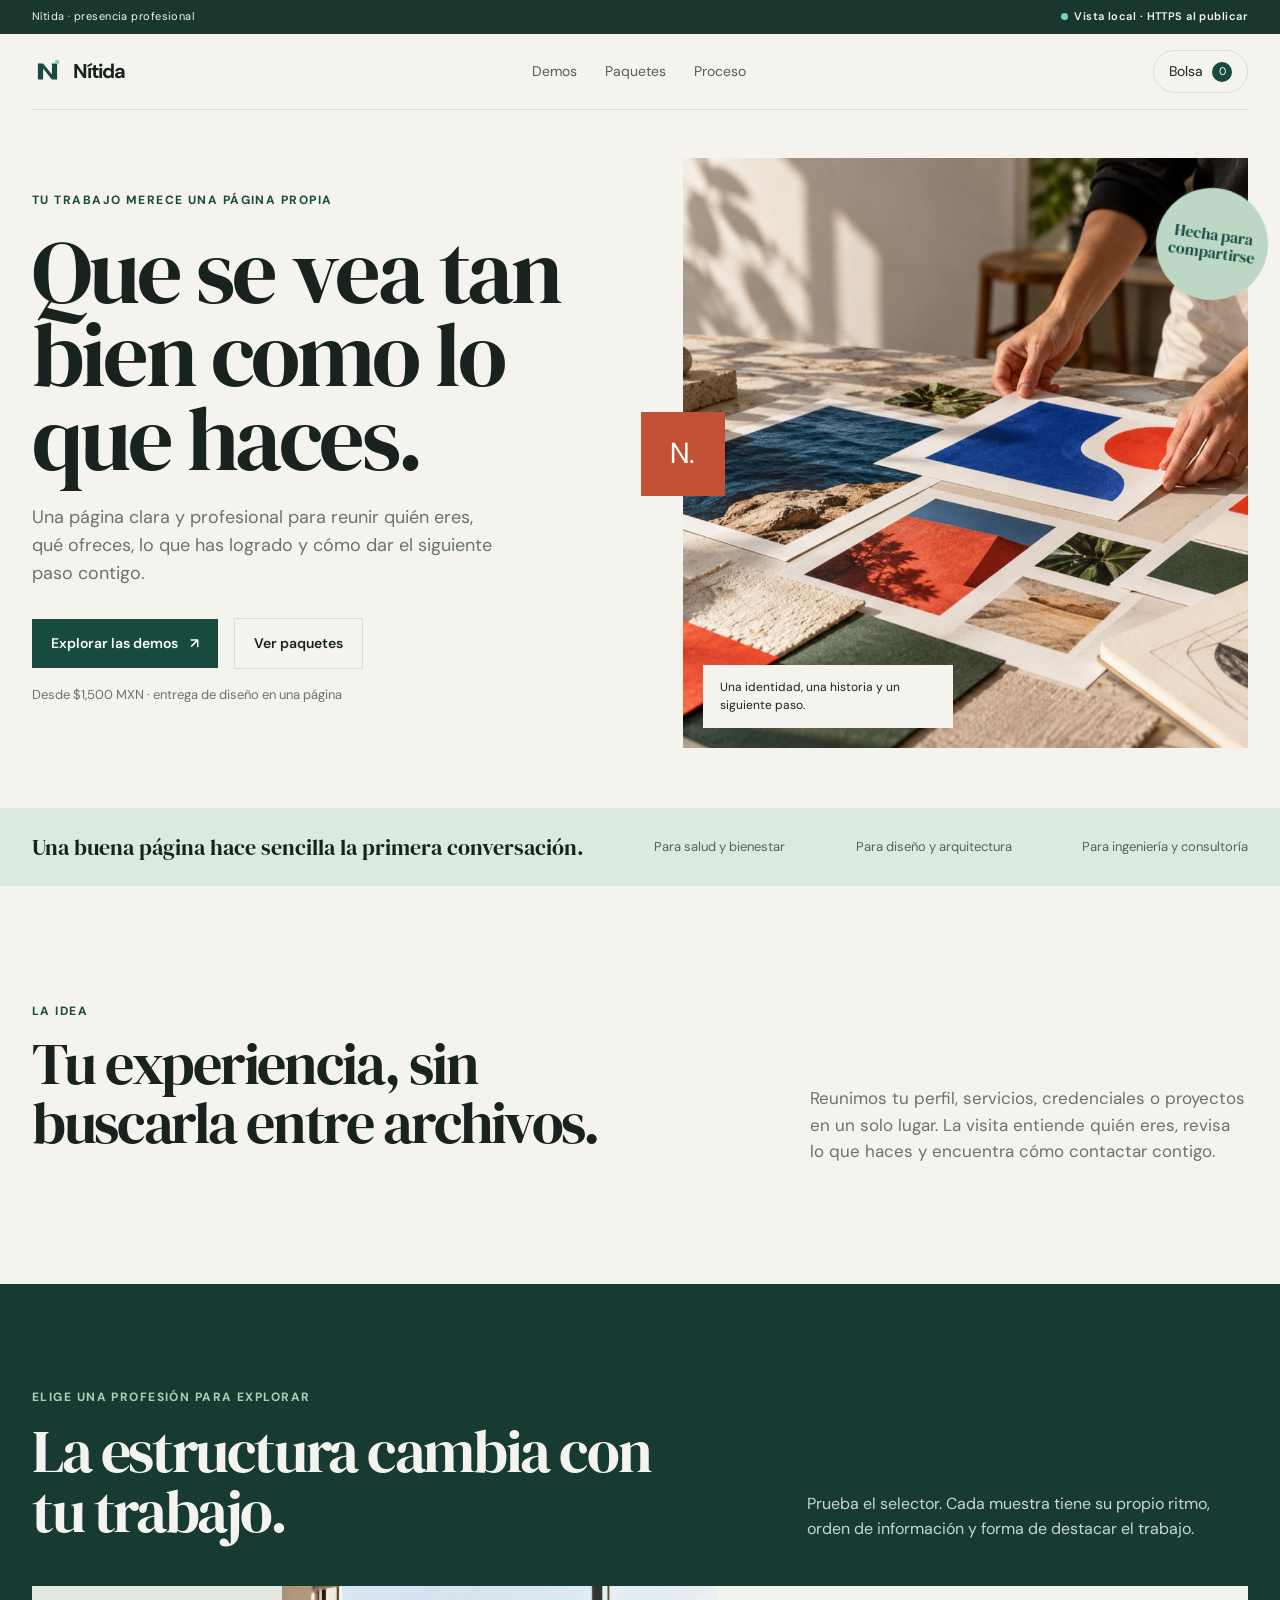
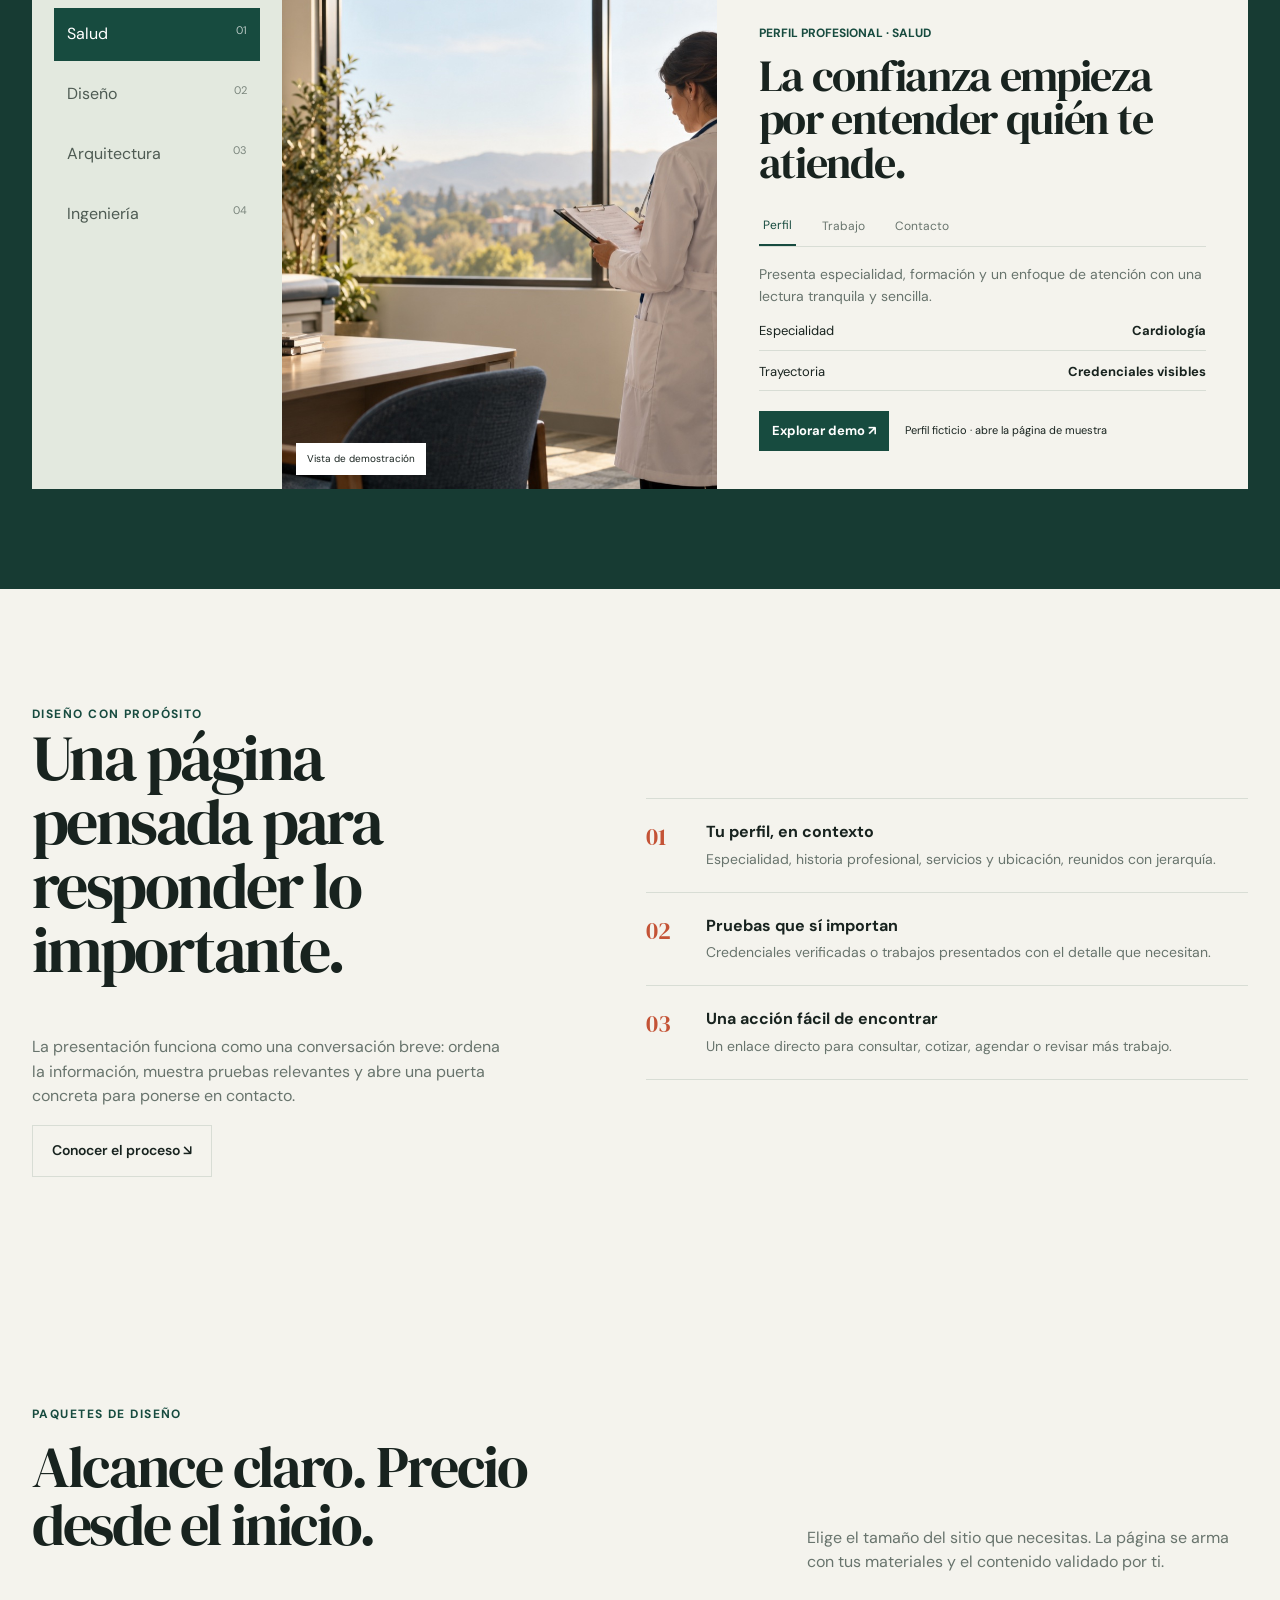
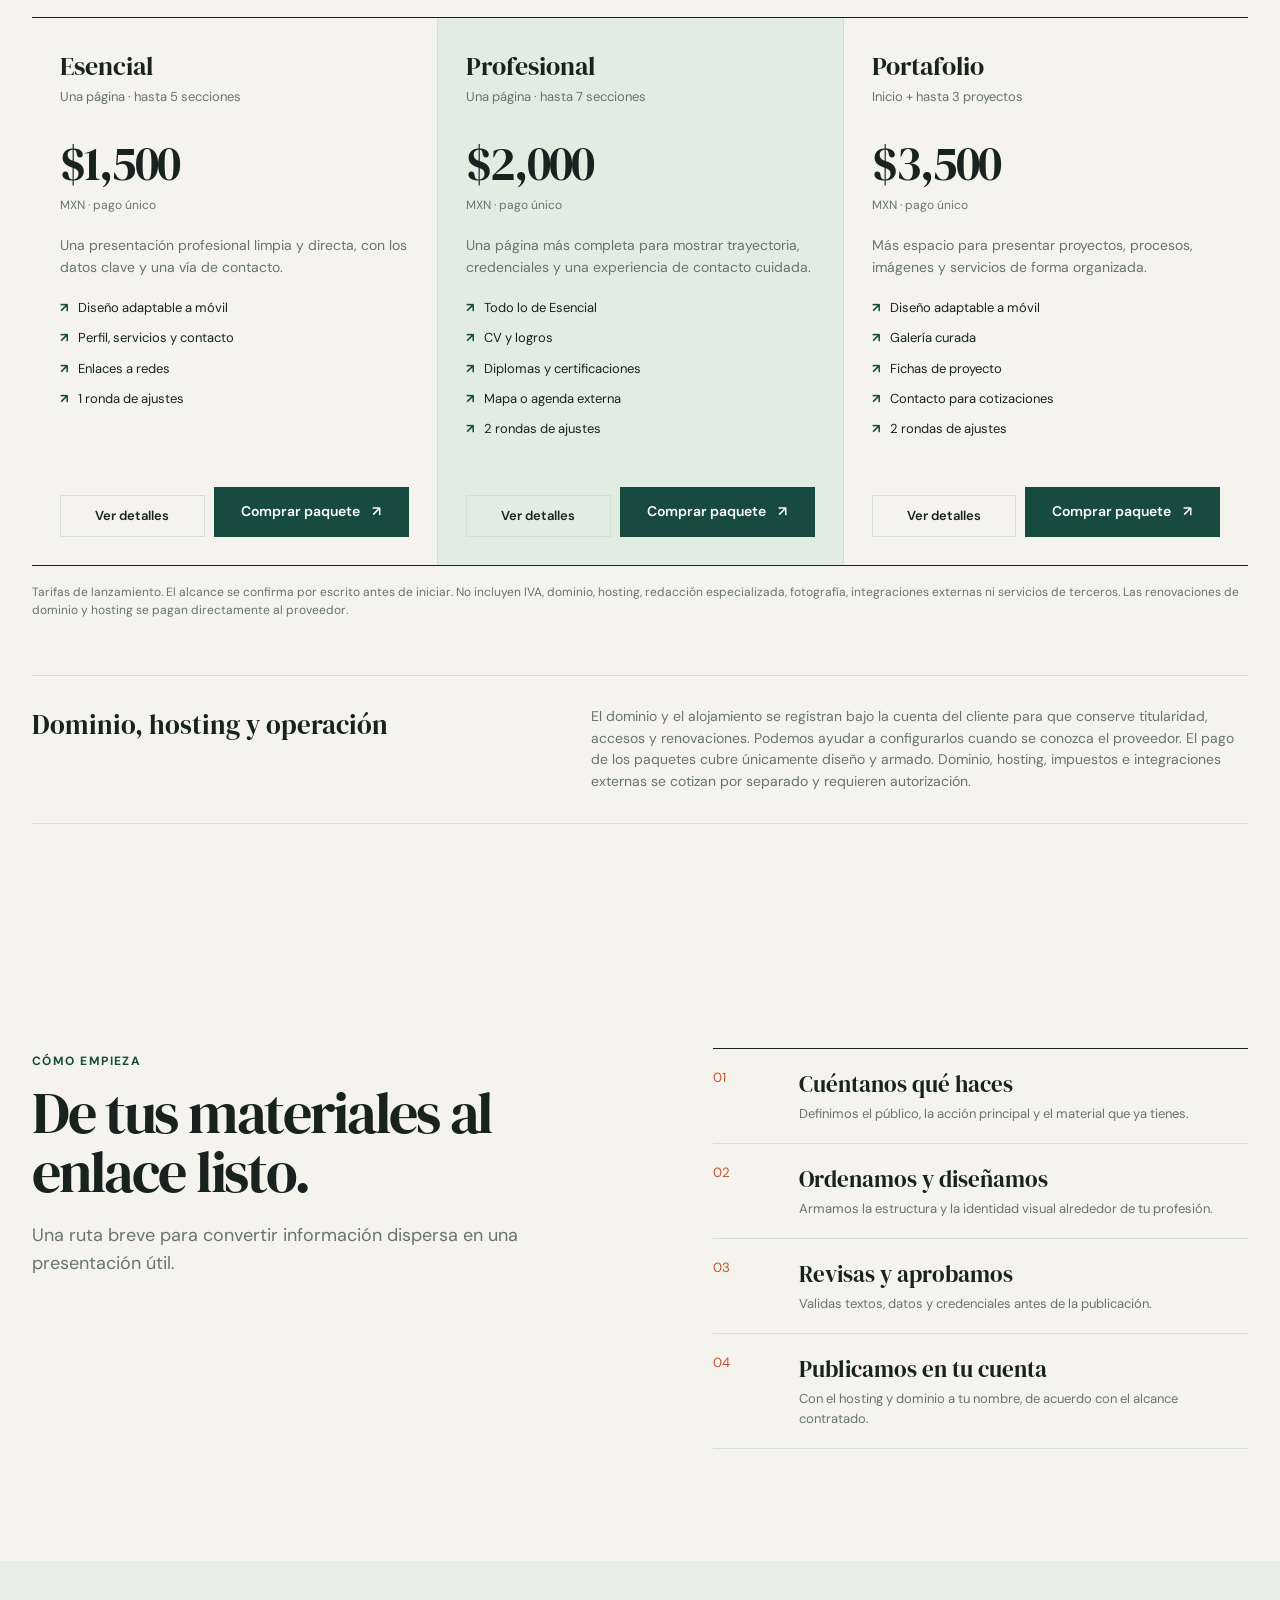
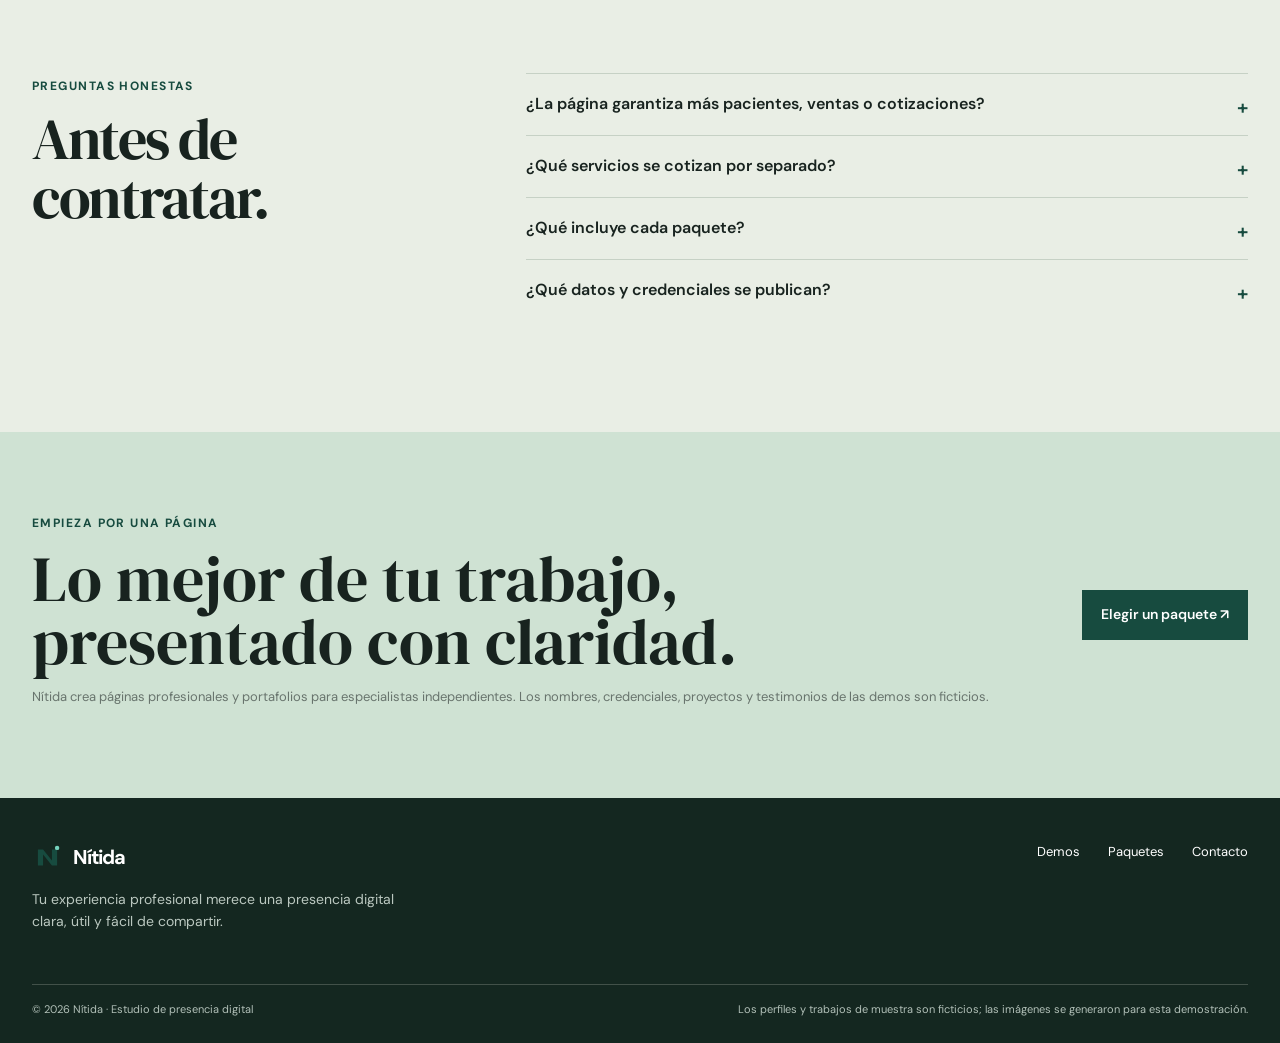
<file: index.html>
<!doctype html><html lang="es-MX"><head><meta charset="utf-8"><meta name="viewport" content="width=device-width,initial-scale=1"><meta name="description" content="Diseño de páginas profesionales y portafolios para especialistas, creativos y equipos independientes."><title>Nítida — tu experiencia, en su mejor página</title><link rel="icon" href="assets/marca.svg" type="image/svg+xml"><link rel="stylesheet" href="assets/style.css?v=20261024-4"></head><body class=""><div class="topline"><div class="wrap"><span>Nítida · presencia profesional</span><span class="secure-pill" data-https-status>Comprobando conexión segura…</span></div></div><header class="site-header wrap"><a class="brand" href="index.html"><svg class="brand-mark" viewBox="0 0 42 42" role="img" aria-label="Símbolo Nítida"><path d="M8 32V10h7l12 15V10h7v22h-7L15 17v15z" fill="currentColor"/><circle cx="34" cy="8" r="3" fill="#75d3bd"/></svg><span>Nítida</span></a><nav class="main-nav" aria-label="Navegación principal"><a href="index.html#muestras">Demos</a><a href="index.html#paquetes">Paquetes</a><a href="index.html#proceso">Proceso</a></nav><div class="header-actions"><button class="bag-button" type="button" data-ui="cart" aria-label="Abrir bolsa">Bolsa <span class="bag-count" data-cart-count>0</span></button></div></header><main>
<section class="wrap landing-hero"><div class="reveal"><span class="kicker">Tu trabajo merece una página propia</span><h1 class="serif display">Que se vea tan bien como lo que haces.</h1><p class="lede">Una página clara y profesional para reunir quién eres, qué ofreces, lo que has logrado y cómo dar el siguiente paso contigo.</p><div class="hero-actions"><a class="button" href="#muestras">Explorar las demos <span>↗</span></a><a class="button outline" href="#paquetes">Ver paquetes</a></div><p class="small-copy" style="margin-top:16px">Desde $1,500 MXN · entrega de diseño en una página</p></div><figure class="hero-art reveal"><img src="assets/diseno.jpg" alt="Composición editorial de muestra con identidad visual y cuaderno de diseño"><figcaption class="hero-caption">Una identidad, una historia y un siguiente paso.</figcaption><div class="hero-seal">Hecha para<br>compartirse</div><div class="hero-mark">N.</div></figure></section>
<div class="proof-ribbon"><div class="wrap"><strong>Una buena página hace sencilla la primera conversación.</strong><span>Para salud y bienestar</span><span>Para diseño y arquitectura</span><span>Para ingeniería y consultoría</span></div></div>
<section class="section"><div class="wrap intro-grid"><div><span class="kicker">La idea</span><h2 class="section-title">Tu experiencia, sin buscarla entre archivos.</h2></div><p>Reunimos tu perfil, servicios, credenciales o proyectos en un solo lugar. La visita entiende quién eres, revisa lo que haces y encuentra cómo contactar contigo.</p></div></section>
<section class="live-section" id="muestras"><div class="wrap"><div class="live-head"><div><span class="kicker">Elige una profesión para explorar</span><h2>La estructura cambia con tu trabajo.</h2></div><p>Prueba el selector. Cada muestra tiene su propio ritmo, orden de información y forma de destacar el trabajo.</p></div><div class="live-board"><div class="live-tabs" role="tablist" aria-label="Seleccionar sector"><button type="button" data-live-sector="salud" aria-pressed="true">Salud <span>01</span></button><button type="button" data-live-sector="diseno" aria-pressed="false">Diseño <span>02</span></button><button type="button" data-live-sector="arquitectura" aria-pressed="false">Arquitectura <span>03</span></button><button type="button" data-live-sector="ingenieria" aria-pressed="false">Ingeniería <span>04</span></button></div><div class="live-preview"><div class="live-image"><img data-live-image src="assets/salud.jpg" alt="Muestra de un perfil profesional de salud"><small>Vista de demostración</small></div><div class="live-copy"><span class="live-profession" data-live-role>PERFIL PROFESIONAL · SALUD</span><h3 data-live-title>La confianza empieza por entender quién te atiende.</h3><div class="live-pane-tabs" role="tablist"><button data-live-pane="perfil" aria-selected="true">Perfil</button><button data-live-pane="trabajo" aria-selected="false">Trabajo</button><button data-live-pane="contacto" aria-selected="false">Contacto</button></div><p data-live-description>Presenta especialidad, formación y un enfoque de atención con una lectura tranquila y sencilla.</p><div class="live-details" data-live-details><div class="live-detail"><span>Especialidad</span><strong>Cardiología</strong></div><div class="live-detail"><span>Trayectoria</span><strong>Credenciales visibles</strong></div></div><div class="live-cta"><a class="button small" data-live-link href="demos/salud.html">Explorar demo ↗</a><span>Perfil ficticio · abre la página de muestra</span></div></div></div></div></div></section>
<section class="section"><div class="wrap craft-grid"><div class="craft-copy"><span class="kicker">Diseño con propósito</span><h2>Una página pensada para responder lo importante.</h2><p>La presentación funciona como una conversación breve: ordena la información, muestra pruebas relevantes y abre una puerta concreta para ponerse en contacto.</p><a class="button outline" href="#proceso">Conocer el proceso ↘</a></div><div class="craft-list"><div class="craft-row"><b>01</b><div><strong>Tu perfil, en contexto</strong><span>Especialidad, historia profesional, servicios y ubicación, reunidos con jerarquía.</span></div></div><div class="craft-row"><b>02</b><div><strong>Pruebas que sí importan</strong><span>Credenciales verificadas o trabajos presentados con el detalle que necesitan.</span></div></div><div class="craft-row"><b>03</b><div><strong>Una acción fácil de encontrar</strong><span>Un enlace directo para consultar, cotizar, agendar o revisar más trabajo.</span></div></div></div></div></section>
<section class="section" id="paquetes"><div class="wrap"><div class="pricing-head"><div><span class="kicker">Paquetes de diseño</span><h2 class="section-title">Alcance claro. Precio desde el inicio.</h2></div><p>Elige el tamaño del sitio que necesitas. La página se arma con tus materiales y el contenido validado por ti.</p></div><div class="price-grid"><article class="price-plan"><div class="plan-name">Esencial</div><div class="plan-scope">Una página · hasta 5 secciones</div><div class="price-value">$1,500</div><div class="price-unit">MXN · pago único</div><p>Una presentación profesional limpia y directa, con los datos clave y una vía de contacto.</p><ul><li>Diseño adaptable a móvil</li><li>Perfil, servicios y contacto</li><li>Enlaces a redes</li><li>1 ronda de ajustes</li></ul><div class="package-actions"><button class="button outline small" type="button" data-package-details="esencial">Ver detalles</button><button class="button" type="button" data-add-to-cart="esencial">Comprar paquete <span>↗</span></button></div></article><article class="price-plan featured"><div class="plan-name">Profesional</div><div class="plan-scope">Una página · hasta 7 secciones</div><div class="price-value">$2,000</div><div class="price-unit">MXN · pago único</div><p>Una página más completa para mostrar trayectoria, credenciales y una experiencia de contacto cuidada.</p><ul><li>Todo lo de Esencial</li><li>CV y logros</li><li>Diplomas y certificaciones</li><li>Mapa o agenda externa</li><li>2 rondas de ajustes</li></ul><div class="package-actions"><button class="button outline small" type="button" data-package-details="profesional">Ver detalles</button><button class="button" type="button" data-add-to-cart="profesional">Comprar paquete <span>↗</span></button></div></article><article class="price-plan"><div class="plan-name">Portafolio</div><div class="plan-scope">Inicio + hasta 3 proyectos</div><div class="price-value">$3,500</div><div class="price-unit">MXN · pago único</div><p>Más espacio para presentar proyectos, procesos, imágenes y servicios de forma organizada.</p><ul><li>Diseño adaptable a móvil</li><li>Galería curada</li><li>Fichas de proyecto</li><li>Contacto para cotizaciones</li><li>2 rondas de ajustes</li></ul><div class="package-actions"><button class="button outline small" type="button" data-package-details="portafolio">Ver detalles</button><button class="button" type="button" data-add-to-cart="portafolio">Comprar paquete <span>↗</span></button></div></article></div><p class="price-footnote">Tarifas de lanzamiento. El alcance se confirma por escrito antes de iniciar. No incluyen IVA, dominio, hosting, redacción especializada, fotografía, integraciones externas ni servicios de terceros. Las renovaciones de dominio y hosting se pagan directamente al proveedor.</p><div class="service-note"><h3>Dominio, hosting y operación</h3><p>El dominio y el alojamiento se registran bajo la cuenta del cliente para que conserve titularidad, accesos y renovaciones. Podemos ayudar a configurarlos cuando se conozca el proveedor. El pago de los paquetes cubre únicamente diseño y armado. Dominio, hosting, impuestos e integraciones externas se cotizan por separado y requieren autorización.</p></div></div></section>
<section class="section" id="proceso"><div class="wrap how-grid"><div><span class="kicker">Cómo empieza</span><h2 class="section-title">De tus materiales al enlace listo.</h2><p class="lede">Una ruta breve para convertir información dispersa en una presentación útil.</p></div><div class="steps"><div class="step-row"><small>01</small><div><h3>Cuéntanos qué haces</h3><p>Definimos el público, la acción principal y el material que ya tienes.</p></div></div><div class="step-row"><small>02</small><div><h3>Ordenamos y diseñamos</h3><p>Armamos la estructura y la identidad visual alrededor de tu profesión.</p></div></div><div class="step-row"><small>03</small><div><h3>Revisas y aprobamos</h3><p>Validas textos, datos y credenciales antes de la publicación.</p></div></div><div class="step-row"><small>04</small><div><h3>Publicamos en tu cuenta</h3><p>Con el hosting y dominio a tu nombre, de acuerdo con el alcance contratado.</p></div></div></div></div></section>
<section class="section faq-area"><div class="wrap faq-grid"><div><span class="kicker">Preguntas honestas</span><h2 class="section-title">Antes de contratar.</h2></div><div class="faq-list"><details><summary>¿La página garantiza más pacientes, ventas o cotizaciones?</summary><p>No. Puede ayudar a explicar tu oferta y facilitar el contacto, pero el resultado depende del tráfico, la demanda, el precio, la atención y otros factores. No prometemos cifras de clientes o ventas.</p></details><details><summary>¿Qué servicios se cotizan por separado?</summary><p>Dominio, hosting, fotografías, redacción especializada, impuestos e integraciones de terceros se cotizan antes de contratar.</p></details><details><summary>¿Qué incluye cada paquete?</summary><p>Diseño, estructura, adaptación a móvil, carga del contenido que entrega el cliente y las rondas de ajustes indicadas. El alcance final se confirma por escrito.</p></details><details><summary>¿Qué datos y credenciales se publican?</summary><p>Solo información verificada y aprobada por el profesional. Las demos usan perfiles y proyectos ficticios; no incluyas datos médicos ni información sensible.</p></details></div></div></section>
<section class="cta-closer" id="contacto"><div class="wrap closer-row"><div><span class="kicker">Empieza por una página</span><h2>Lo mejor de tu trabajo, presentado con claridad.</h2><p class="small-copy">Nítida crea páginas profesionales y portafolios para especialistas independientes. Los nombres, credenciales, proyectos y testimonios de las demos son ficticios.</p></div><a class="button" href="#paquetes">Elegir un paquete ↗</a></div></section></main><footer class="footer"><div class="wrap"><div class="footer-main"><div><a class="brand" href="index.html"><svg class="brand-mark" viewBox="0 0 42 42" role="img" aria-label="Símbolo Nítida"><path d="M8 32V10h7l12 15V10h7v22h-7L15 17v15z" fill="currentColor"/><circle cx="34" cy="8" r="3" fill="#75d3bd"/></svg><span>Nítida</span></a><p>Tu experiencia profesional merece una presencia digital clara, útil y fácil de compartir.</p></div><div class="footer-links"><a href="index.html#muestras">Demos</a><a href="index.html#paquetes">Paquetes</a><a href="index.html#contacto">Contacto</a></div></div><div class="footer-bottom"><span>© <span data-year></span> Nítida · Estudio de presencia digital</span><span>Los perfiles y trabajos de muestra son ficticios; las imágenes se generaron para esta demostración.</span></div></div></footer><dialog class="dialog cart-dialog" id="cart-dialog" aria-labelledby="cart-title"><div class="dialog-panel"><div class="dialog-head"><h2 id="cart-title">Tu bolsa</h2><button class="close-button" type="button" data-close="cart" aria-label="Cerrar">×</button></div><div id="cart-items"></div><div class="cart-summary"><div class="cart-total"><span>Total</span><span data-cart-total>$0 MXN</span></div><a class="button" id="checkout-link" href="checkout.html">Continuar con la compra <span>↗</span></a><p class="cart-fine">Pago único por diseño. Dominio, hosting, impuestos e integraciones se cotizan aparte.</p></div></div></dialog><dialog class="dialog account-dialog" id="package-detail-dialog" aria-labelledby="package-detail-title"><div class="dialog-panel"><div class="dialog-head"><h2 id="package-detail-title">Detalles del paquete</h2><button class="close-button" type="button" data-close-package-details aria-label="Cerrar">×</button></div><div class="package-detail-body"><p class="small-copy" data-package-detail-scope></p><p data-package-detail-summary></p><h3>Incluye</h3><ul data-package-detail-includes></ul><div class="package-detail-price"><strong data-package-detail-price></strong><button class="button" type="button" data-add-to-cart="">Comprar este paquete ↗</button></div><p class="cart-fine">El alcance final se confirma por escrito antes de iniciar.</p></div></div></dialog><script src="assets/site.js"></script></body></html>
</file>
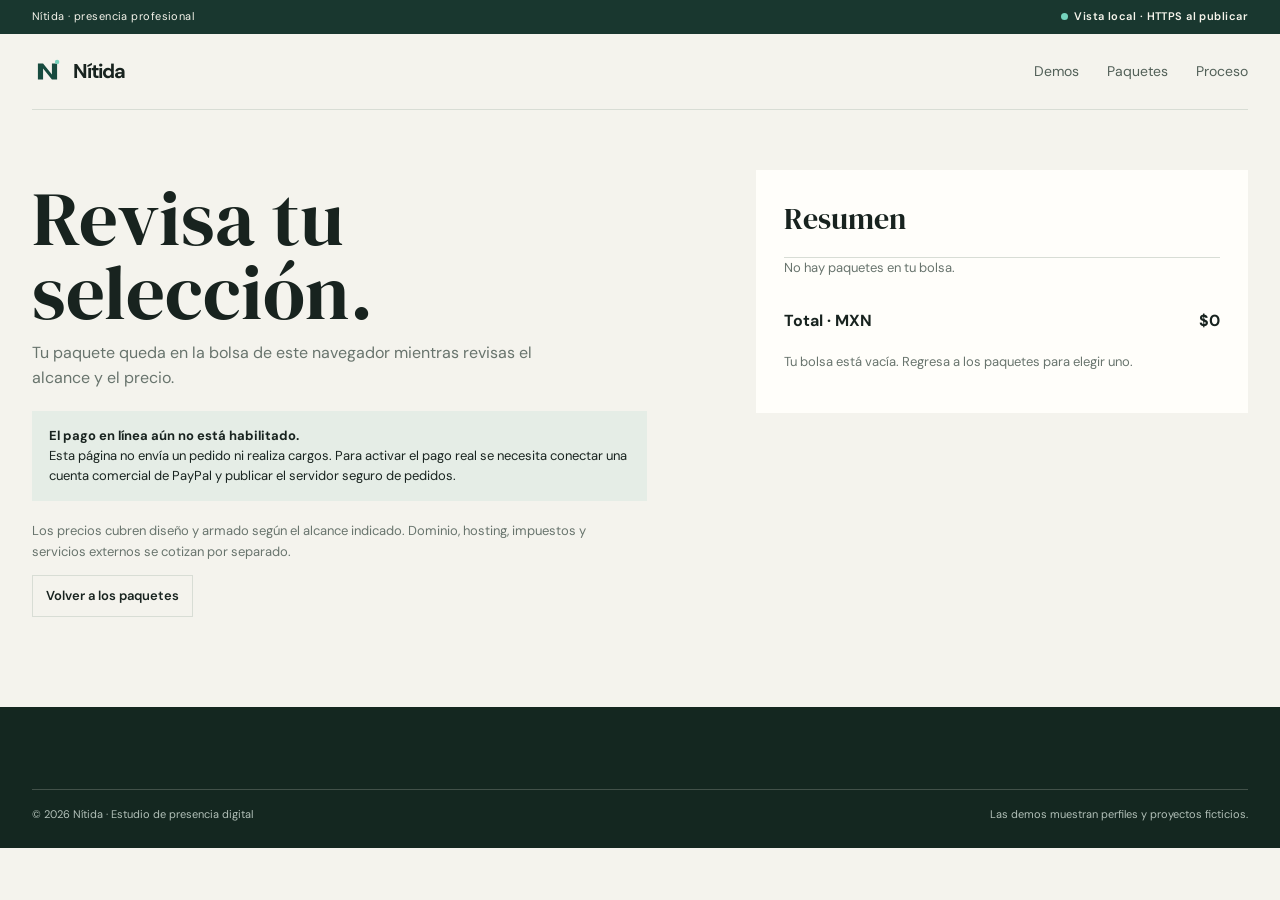
<file: checkout.html>
<!doctype html><html lang="es-MX"><head><meta charset="utf-8"><meta name="viewport" content="width=device-width,initial-scale=1"><meta name="description" content="Revisa el paquete profesional que elegiste."><title>Tu selección — Nítida</title><link rel="icon" href="assets/marca.svg" type="image/svg+xml"><link rel="stylesheet" href="assets/style.css?v=20261024-5"></head><body class="checkout-page"><div class="topline"><div class="wrap"><span>Nítida · presencia profesional</span><span class="secure-pill" data-https-status>Comprobando conexión…</span></div></div><header class="site-header wrap"><a class="brand" href="index.html"><svg class="brand-mark" viewBox="0 0 42 42" role="img" aria-label="Símbolo Nítida"><path d="M8 32V10h7l12 15V10h7v22h-7L15 17v15z" fill="currentColor"/><circle cx="34" cy="8" r="3" fill="#75d3bd"/></svg><span>Nítida</span></a><nav class="main-nav" aria-label="Navegación principal"><a href="index.html#muestras">Demos</a><a href="index.html#paquetes">Paquetes</a><a href="index.html#proceso">Proceso</a></nav></header><main class="checkout-main"><div class="wrap checkout-grid"><section class="checkout-intro"><h1>Revisa tu selección.</h1><p>Tu paquete queda en la bolsa de este navegador mientras revisas el alcance y el precio.</p><div class="checkout-status" role="status"><strong>El pago en línea aún no está habilitado.</strong><br>Esta página no envía un pedido ni realiza cargos. Para activar el pago real se necesita conectar una cuenta comercial de PayPal y publicar el servidor seguro de pedidos.</div><p class="small-copy">Los precios cubren diseño y armado según el alcance indicado. Dominio, hosting, impuestos y servicios externos se cotizan por separado.</p><a class="button outline small" href="index.html#paquetes">Volver a los paquetes</a></section><aside class="checkout-summary"><h2>Resumen</h2><div class="checkout-lines" data-checkout-lines></div><div class="checkout-total"><span>Total · MXN</span><span data-checkout-total>—</span></div><p class="small-copy" data-checkout-empty hidden>Tu bolsa está vacía. Regresa a los paquetes para elegir uno.</p></aside></div></main><footer class="footer"><div class="wrap footer-bottom"><span>© <span data-year></span> Nítida · Estudio de presencia digital</span><span>Las demos muestran perfiles y proyectos ficticios.</span></div></footer><script src="assets/checkout-static.js"></script></body></html>
</file>
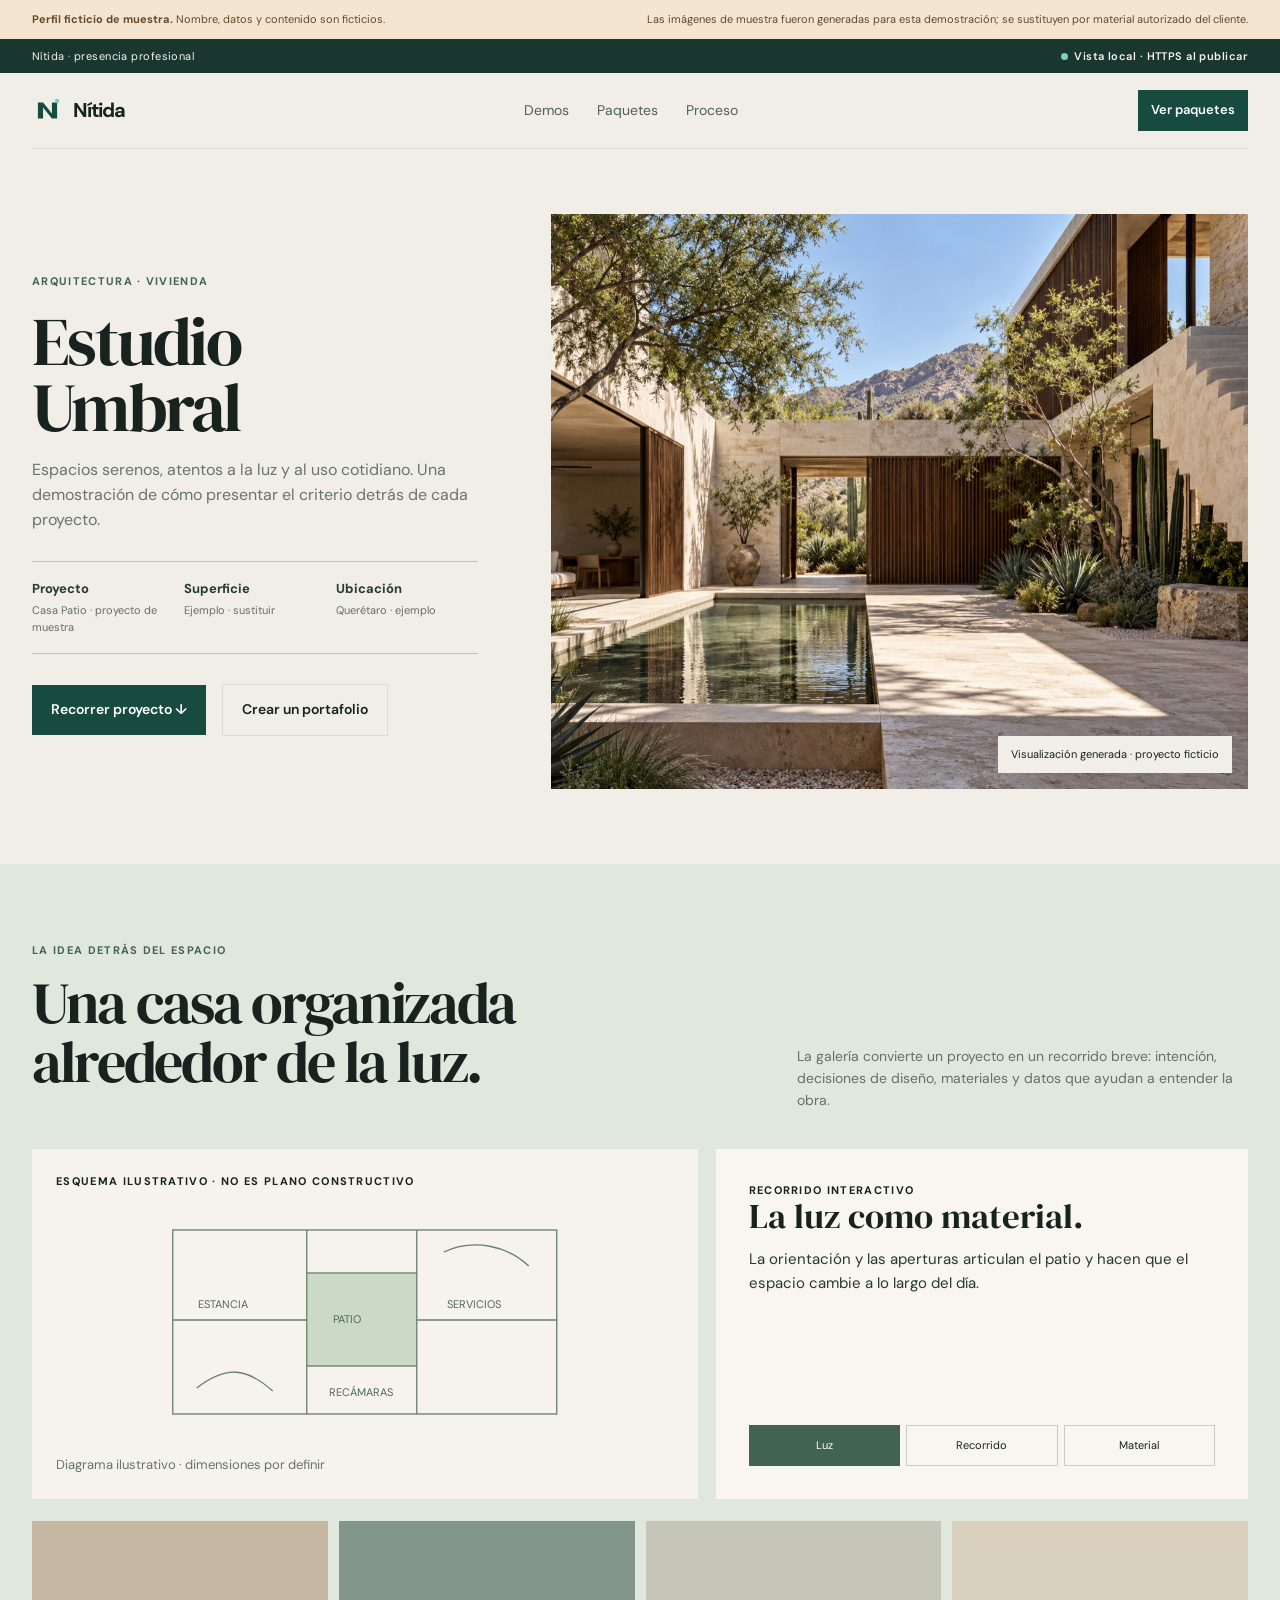
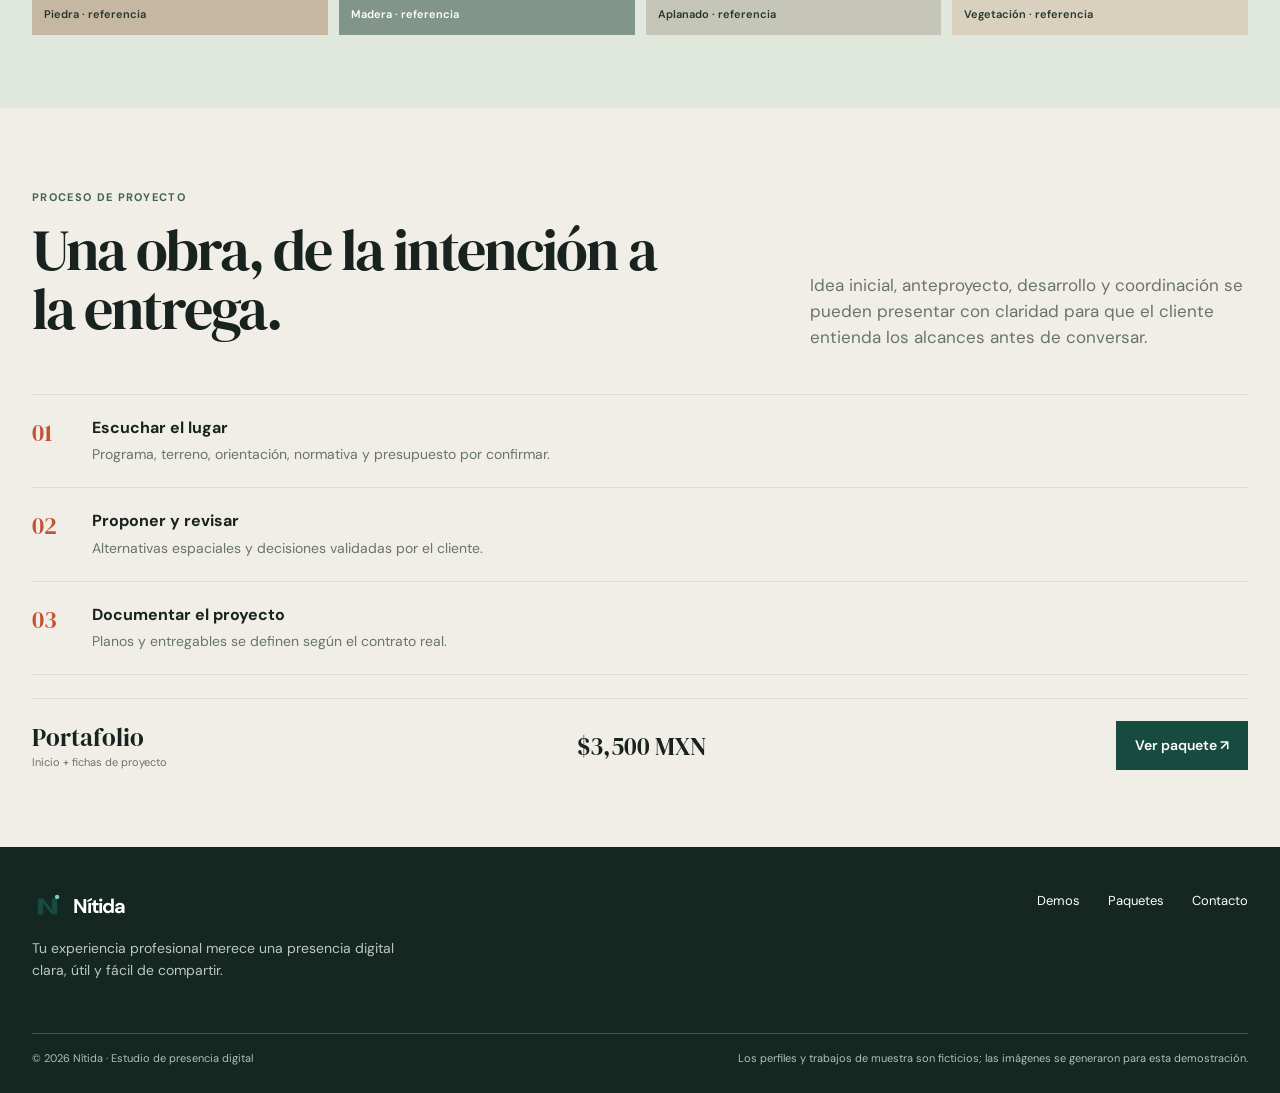
<file: demos/arquitectura.html>
<!doctype html><html lang="es-MX"><head><meta charset="utf-8"><meta name="viewport" content="width=device-width,initial-scale=1"><meta name="description" content="Presentación editorial e interactiva para un despacho de arquitectura."><title>Estudio Umbral — demo profesional | Nítida</title><link rel="icon" href="../assets/marca.svg" type="image/svg+xml"><link rel="stylesheet" href="../assets/style.css?v=20261024-4"></head><body class="architecture-page"><div class="demo-disclaimer"><div class="wrap"><span><strong>Perfil ficticio de muestra.</strong> Nombre, datos y contenido son ficticios.</span><span>Las imágenes de muestra fueron generadas para esta demostración; se sustituyen por material autorizado del cliente.</span></div></div><div class="topline"><div class="wrap"><span>Nítida · presencia profesional</span><span class="secure-pill" data-https-status>Comprobando conexión segura…</span></div></div><header class="site-header wrap"><a class="brand" href="../index.html"><svg class="brand-mark" viewBox="0 0 42 42" role="img" aria-label="Símbolo Nítida"><path d="M8 32V10h7l12 15V10h7v22h-7L15 17v15z" fill="currentColor"/><circle cx="34" cy="8" r="3" fill="#75d3bd"/></svg><span>Nítida</span></a><nav class="main-nav" aria-label="Navegación principal"><a href="../index.html#muestras">Demos</a><a href="../index.html#paquetes">Paquetes</a><a href="../index.html#proceso">Proceso</a></nav><div class="header-actions"><a class="button small" href="../index.html#paquetes">Ver paquetes</a></div></header><main><section class="wrap arch-hero"><div><span class="demo-kicker" style="color:var(--accent)">ARQUITECTURA · VIVIENDA</span><h1 class="demo-title">Estudio<br>Umbral</h1><p class="demo-text">Espacios serenos, atentos a la luz y al uso cotidiano. Una demostración de cómo presentar el criterio detrás de cada proyecto.</p><div class="arch-meta"><span><b>Proyecto</b>Casa Patio · proyecto de muestra</span><span><b>Superficie</b>Ejemplo · sustituir</span><span><b>Ubicación</b>Querétaro · ejemplo</span></div><div class="hero-actions"><a class="button" href="#proyecto">Recorrer proyecto ↓</a><a class="button outline" href="../index.html#paquetes">Crear un portafolio</a></div></div><figure class="arch-image"><img src="../assets/arquitectura.jpg" alt="Casa de patio de muestra con vegetación y muros de piedra; imagen generada para la demostración"><figcaption>Visualización generada · proyecto ficticio</figcaption></figure></section><section class="arch-journey" id="proyecto"><div class="wrap"><div class="arch-journey-head"><div><span class="demo-kicker" style="color:var(--accent)">LA IDEA DETRÁS DEL ESPACIO</span><h2 class="section-title">Una casa organizada alrededor de la luz.</h2></div><p>La galería convierte un proyecto en un recorrido breve: intención, decisiones de diseño, materiales y datos que ayudan a entender la obra.</p></div><div class="arch-detail-grid"><div class="arch-plan"><div class="demo-kicker">Esquema ilustrativo · no es plano constructivo</div><svg viewBox="0 0 440 240" role="img" aria-label="Diagrama ilustrativo de una casa organizada alrededor de un patio"><rect x="28" y="27" width="384" height="184"/><rect class="solid" x="162" y="70" width="110" height="93"/><line x1="162" y1="27" x2="162" y2="70"/><line x1="272" y1="27" x2="272" y2="70"/><line x1="162" y1="163" x2="162" y2="211"/><line x1="272" y1="163" x2="272" y2="211"/><line x1="28" y1="117" x2="162" y2="117"/><line x1="272" y1="117" x2="412" y2="117"/><text x="188" y="120">PATIO</text><text x="53" y="105">ESTANCIA</text><text x="302" y="105">SERVICIOS</text><text x="184" y="193">RECÁMARAS</text><path d="M52 185 C83 161 103 166 128 188"/><path d="M299 49 C329 35 363 43 384 63"/></svg><div class="small-copy">Diagrama ilustrativo · dimensiones por definir</div></div><div class="arch-focus"><span class="demo-kicker">RECORRIDO INTERACTIVO</span><h3 data-arch-title>La luz como material.</h3><p class="focus-copy" data-arch-copy>La orientación y las aperturas articulan el patio y hacen que el espacio cambie a lo largo del día.</p><div class="arch-pickers" role="tablist"><button data-arch-focus="luz" aria-pressed="true">Luz</button><button data-arch-focus="espacio" aria-pressed="false">Recorrido</button><button data-arch-focus="material" aria-pressed="false">Material</button></div></div></div><div class="material-row"><div class="material-chip">Piedra · referencia</div><div class="material-chip">Madera · referencia</div><div class="material-chip">Aplanado · referencia</div><div class="material-chip">Vegetación · referencia</div></div></div></section><section class="demo-section"><div class="wrap"><div class="intro-grid"><div><span class="demo-kicker" style="color:var(--accent)">PROCESO DE PROYECTO</span><h2 class="section-title">Una obra, de la intención a la entrega.</h2></div><p>Idea inicial, anteproyecto, desarrollo y coordinación se pueden presentar con claridad para que el cliente entienda los alcances antes de conversar.</p></div><div class="craft-list" style="margin-top:35px"><div class="craft-row"><b>01</b><div><strong>Escuchar el lugar</strong><span>Programa, terreno, orientación, normativa y presupuesto por confirmar.</span></div></div><div class="craft-row"><b>02</b><div><strong>Proponer y revisar</strong><span>Alternativas espaciales y decisiones validadas por el cliente.</span></div></div><div class="craft-row"><b>03</b><div><strong>Documentar el proyecto</strong><span>Planos y entregables se definen según el contrato real.</span></div></div></div><div class="demo-product-buy"><div><strong>Portafolio</strong><small>Inicio + fichas de proyecto</small></div><strong>$3,500 MXN</strong><a class="button" href="../index.html#paquetes">Ver paquete ↗</a></div></div></section></main><footer class="footer"><div class="wrap"><div class="footer-main"><div><a class="brand" href="../index.html"><svg class="brand-mark" viewBox="0 0 42 42" role="img" aria-label="Símbolo Nítida"><path d="M8 32V10h7l12 15V10h7v22h-7L15 17v15z" fill="currentColor"/><circle cx="34" cy="8" r="3" fill="#75d3bd"/></svg><span>Nítida</span></a><p>Tu experiencia profesional merece una presencia digital clara, útil y fácil de compartir.</p></div><div class="footer-links"><a href="../index.html#muestras">Demos</a><a href="../index.html#paquetes">Paquetes</a><a href="../index.html#contacto">Contacto</a></div></div><div class="footer-bottom"><span>© <span data-year></span> Nítida · Estudio de presencia digital</span><span>Los perfiles y trabajos de muestra son ficticios; las imágenes se generaron para esta demostración.</span></div></div></footer><script src="../assets/site.js"></script><div data-demo-profile="Estudio Umbral · Arquitectura" hidden></div></body></html>
</file>
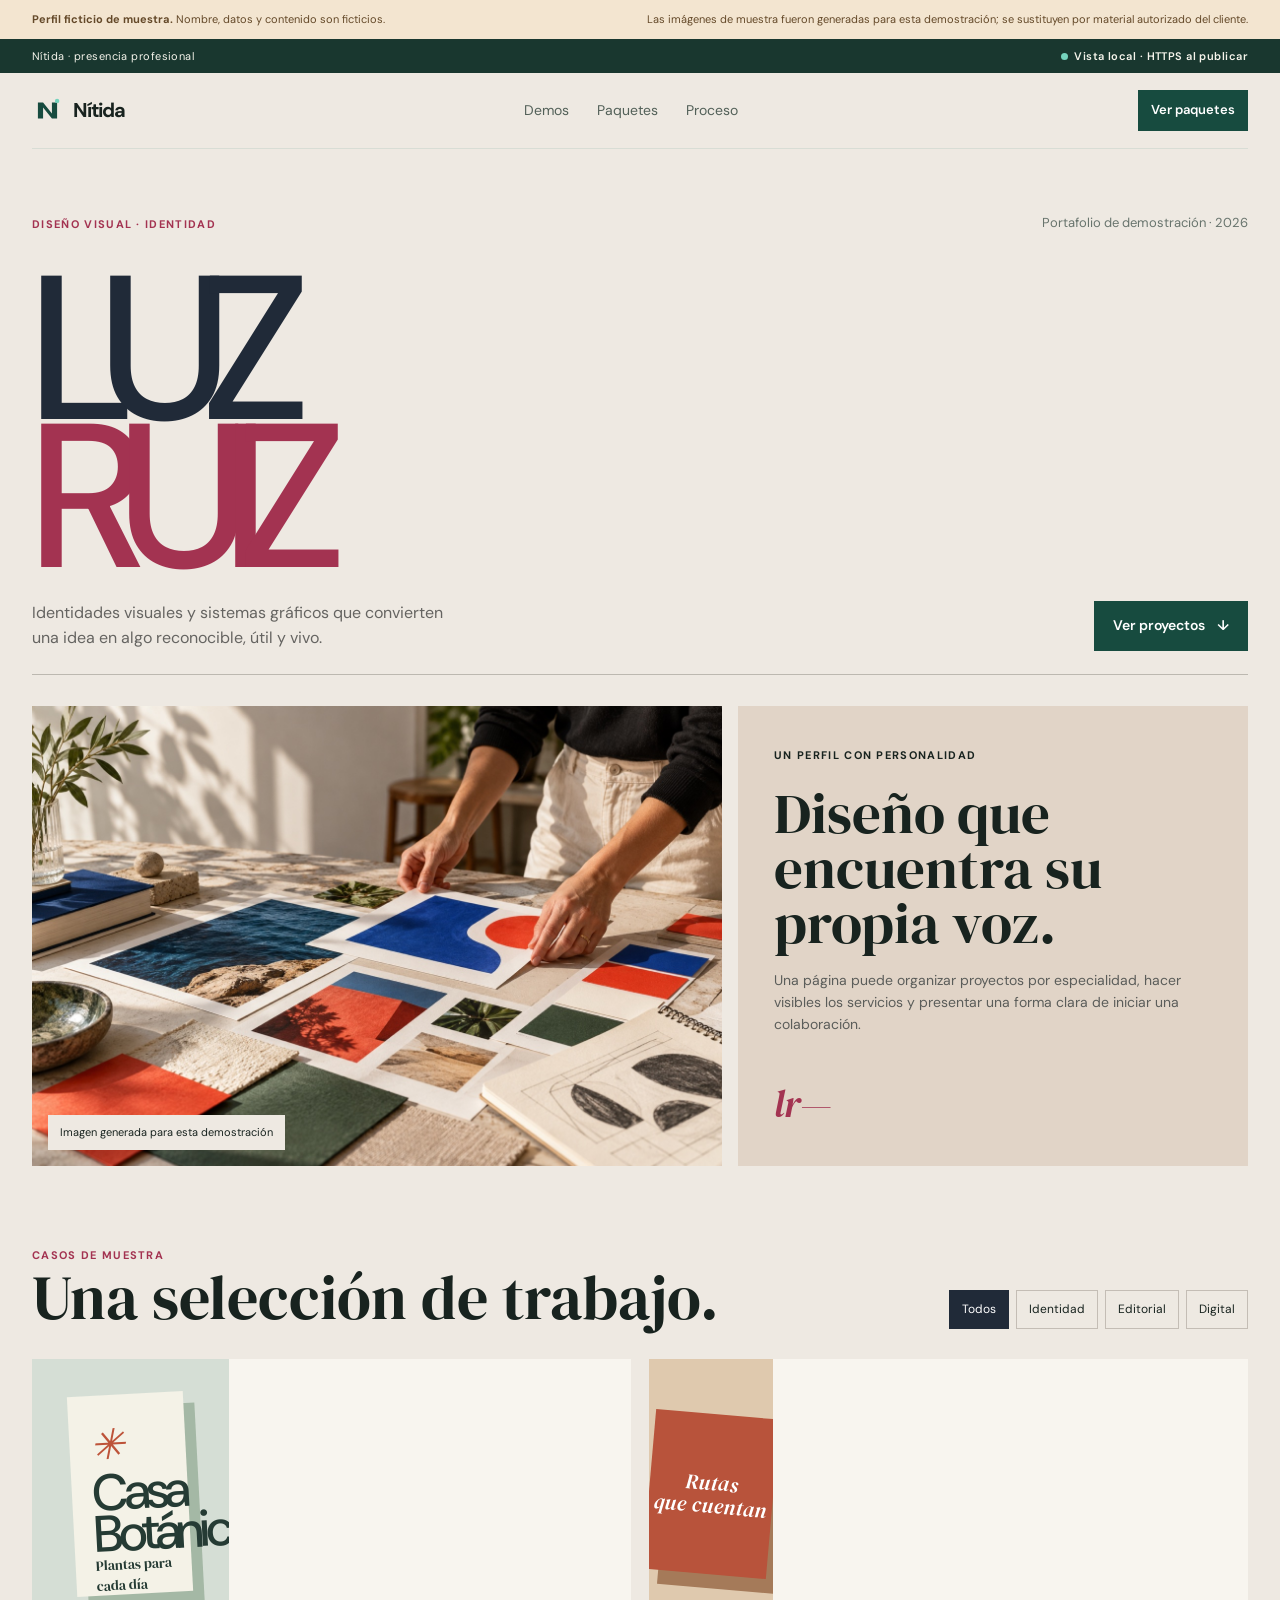
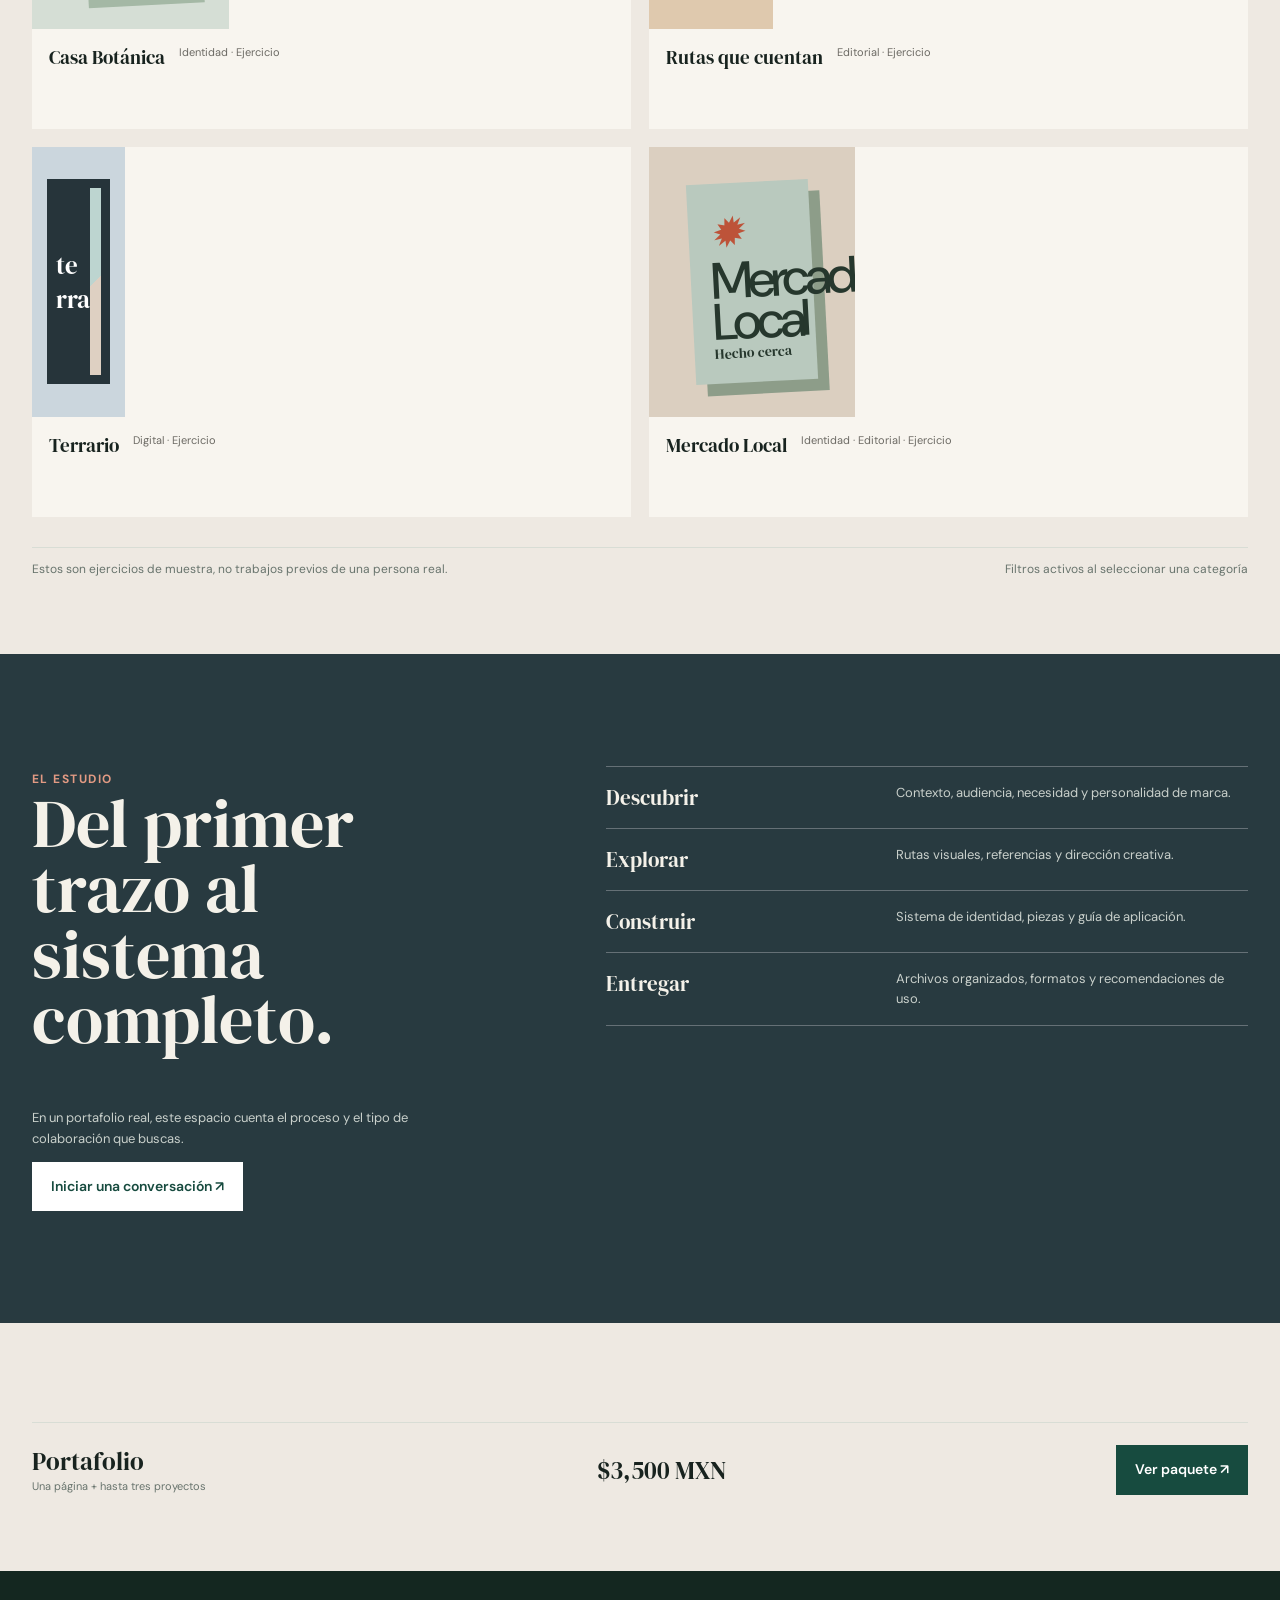
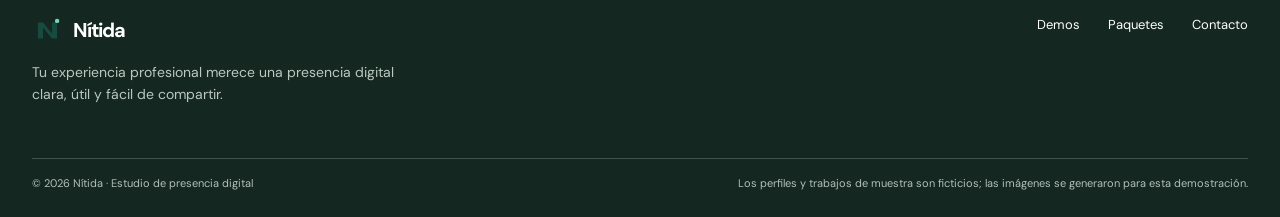
<file: demos/diseno.html>
<!doctype html><html lang="es-MX"><head><meta charset="utf-8"><meta name="viewport" content="width=device-width,initial-scale=1"><meta name="description" content="Portafolio de diseño visual con filtros interactivos."><title>Luz Ruiz — demo profesional | Nítida</title><link rel="icon" href="../assets/marca.svg" type="image/svg+xml"><link rel="stylesheet" href="../assets/style.css?v=20261024-4"></head><body class="designer-page"><div class="demo-disclaimer"><div class="wrap"><span><strong>Perfil ficticio de muestra.</strong> Nombre, datos y contenido son ficticios.</span><span>Las imágenes de muestra fueron generadas para esta demostración; se sustituyen por material autorizado del cliente.</span></div></div><div class="topline"><div class="wrap"><span>Nítida · presencia profesional</span><span class="secure-pill" data-https-status>Comprobando conexión segura…</span></div></div><header class="site-header wrap"><a class="brand" href="../index.html"><svg class="brand-mark" viewBox="0 0 42 42" role="img" aria-label="Símbolo Nítida"><path d="M8 32V10h7l12 15V10h7v22h-7L15 17v15z" fill="currentColor"/><circle cx="34" cy="8" r="3" fill="#75d3bd"/></svg><span>Nítida</span></a><nav class="main-nav" aria-label="Navegación principal"><a href="../index.html#muestras">Demos</a><a href="../index.html#paquetes">Paquetes</a><a href="../index.html#proceso">Proceso</a></nav><div class="header-actions"><a class="button small" href="../index.html#paquetes">Ver paquetes</a></div></header><main><section class="wrap designer-mast"><div class="designer-mast-top"><span class="demo-kicker" style="color:var(--accent)">DISEÑO VISUAL · IDENTIDAD</span><span class="small-copy">Portafolio de demostración · 2026</span></div><h1>LUZ<br><span>RUIZ</span></h1><div class="designer-mast-meta"><p>Identidades visuales y sistemas gráficos que convierten una idea en algo reconocible, útil y vivo.</p><a class="button" href="#trabajo">Ver proyectos <span>↓</span></a></div></section><section class="wrap designer-focus"><figure class="designer-focus-photo"><img src="../assets/diseno.jpg" alt="Composición visual generada para la demostración de un portafolio de diseño"><span>Imagen generada para esta demostración</span></figure><div class="designer-note"><div><span class="demo-kicker">UN PERFIL CON PERSONALIDAD</span><h2>Diseño que encuentra su propia voz.</h2><p>Una página puede organizar proyectos por especialidad, hacer visibles los servicios y presentar una forma clara de iniciar una colaboración.</p></div><div class="large-mark">lr—</div></div></section><section class="demo-section" id="trabajo"><div class="wrap"><div class="portfolio-head"><div><span class="demo-kicker" style="color:var(--accent)">CASOS DE MUESTRA</span><h2>Una selección de trabajo.</h2></div><div class="filter-bar" role="group" aria-label="Filtrar proyectos"><button data-design-filter="todos" aria-pressed="true">Todos</button><button data-design-filter="identidad" aria-pressed="false">Identidad</button><button data-design-filter="editorial" aria-pressed="false">Editorial</button><button data-design-filter="digital" aria-pressed="false">Digital</button></div></div><div class="project-grid"><button class="project-tile" data-project data-category="identidad" data-title="Sistema de marca · Casa Botánica" data-detail="Ejercicio de identidad para un vivero urbano: una marca cálida, tipografía expresiva y un sistema de etiquetas para productos de temporada."><span class="project-art poster"><span class="poster-art"><i>✳</i><b>Casa<br>Botánica</b><span>Plantas para cada día</span></span></span><span class="tile-caption"><strong>Casa Botánica</strong><span>Identidad · Ejercicio</span></span></button><button class="project-tile" data-project data-category="editorial" data-title="Folleto cultural · Rutas" data-detail="Ejercicio editorial para una serie de recorridos culturales. La propuesta usa títulos amplios, navegación clara y contraste de color para organizar contenido breve."><span class="project-art package"><span class="package-art">Rutas<br>que cuentan</span></span><span class="tile-caption"><strong>Rutas que cuentan</strong><span>Editorial · Ejercicio</span></span></button><button class="project-tile" data-project data-category="digital" data-title="Interfaz · Terrario" data-detail="Ejercicio visual para una tienda de plantas: ficha de producto, contenidos prácticos y una navegación pensada para móvil."><span class="project-art screen"><span class="screen-art"><b>te<br>rra</b><span></span></span></span><span class="tile-caption"><strong>Terrario</strong><span>Digital · Ejercicio</span></span></button><button class="project-tile" data-project data-category="identidad editorial" data-title="Sistema gráfico · Mercado Local" data-detail="Ejercicio visual de señalética y empaque de un mercado comunitario. Los elementos deben ser reemplazados con trabajo propio antes de publicar."><span class="project-art poster" style="background:#dbcfc0"><span class="poster-art" style="background:#b9c9be;color:#26372d;box-shadow:11px 12px 0 #8d9d89"><i>✹</i><b>Mercado<br>Local</b><span>Hecho cerca</span></span></span><span class="tile-caption"><strong>Mercado Local</strong><span>Identidad · Editorial · Ejercicio</span></span></button></div><div class="eyeline" style="margin-top:30px"><span>Estos son ejercicios de muestra, no trabajos previos de una persona real.</span><span>Filtros activos al seleccionar una categoría</span></div></div></section><section class="designer-process"><div class="wrap section process-grid"><div><span class="kicker">El estudio</span><h2>Del primer trazo al sistema completo.</h2><p class="small-copy" style="color:#c9d0cb">En un portafolio real, este espacio cuenta el proceso y el tipo de colaboración que buscas.</p><button class="button light" data-sample-contact>Iniciar una conversación ↗</button></div><div class="process-points"><div><strong>Descubrir</strong><span>Contexto, audiencia, necesidad y personalidad de marca.</span></div><div><strong>Explorar</strong><span>Rutas visuales, referencias y dirección creativa.</span></div><div><strong>Construir</strong><span>Sistema de identidad, piezas y guía de aplicación.</span></div><div><strong>Entregar</strong><span>Archivos organizados, formatos y recomendaciones de uso.</span></div></div></div></section><section class="demo-section"><div class="wrap"><div class="demo-product-buy"><div><strong>Portafolio</strong><small>Una página + hasta tres proyectos</small></div><strong>$3,500 MXN</strong><a class="button" href="../index.html#paquetes">Ver paquete ↗</a></div></div></section></main><dialog class="dialog account-dialog" id="project-dialog"><div class="dialog-panel"><div class="dialog-head"><h2 data-project-title>Proyecto de muestra</h2><button class="close-button" data-close-project aria-label="Cerrar">×</button></div><p class="modal-note" data-project-detail></p><p class="small-copy">Las piezas son dirección visual ilustrativa generada para esta demo.</p></div></dialog><footer class="footer"><div class="wrap"><div class="footer-main"><div><a class="brand" href="../index.html"><svg class="brand-mark" viewBox="0 0 42 42" role="img" aria-label="Símbolo Nítida"><path d="M8 32V10h7l12 15V10h7v22h-7L15 17v15z" fill="currentColor"/><circle cx="34" cy="8" r="3" fill="#75d3bd"/></svg><span>Nítida</span></a><p>Tu experiencia profesional merece una presencia digital clara, útil y fácil de compartir.</p></div><div class="footer-links"><a href="../index.html#muestras">Demos</a><a href="../index.html#paquetes">Paquetes</a><a href="../index.html#contacto">Contacto</a></div></div><div class="footer-bottom"><span>© <span data-year></span> Nítida · Estudio de presencia digital</span><span>Los perfiles y trabajos de muestra son ficticios; las imágenes se generaron para esta demostración.</span></div></div></footer><script src="../assets/site.js"></script><div data-demo-profile="Luz Ruiz · Diseño visual" hidden></div></body></html>
</file>
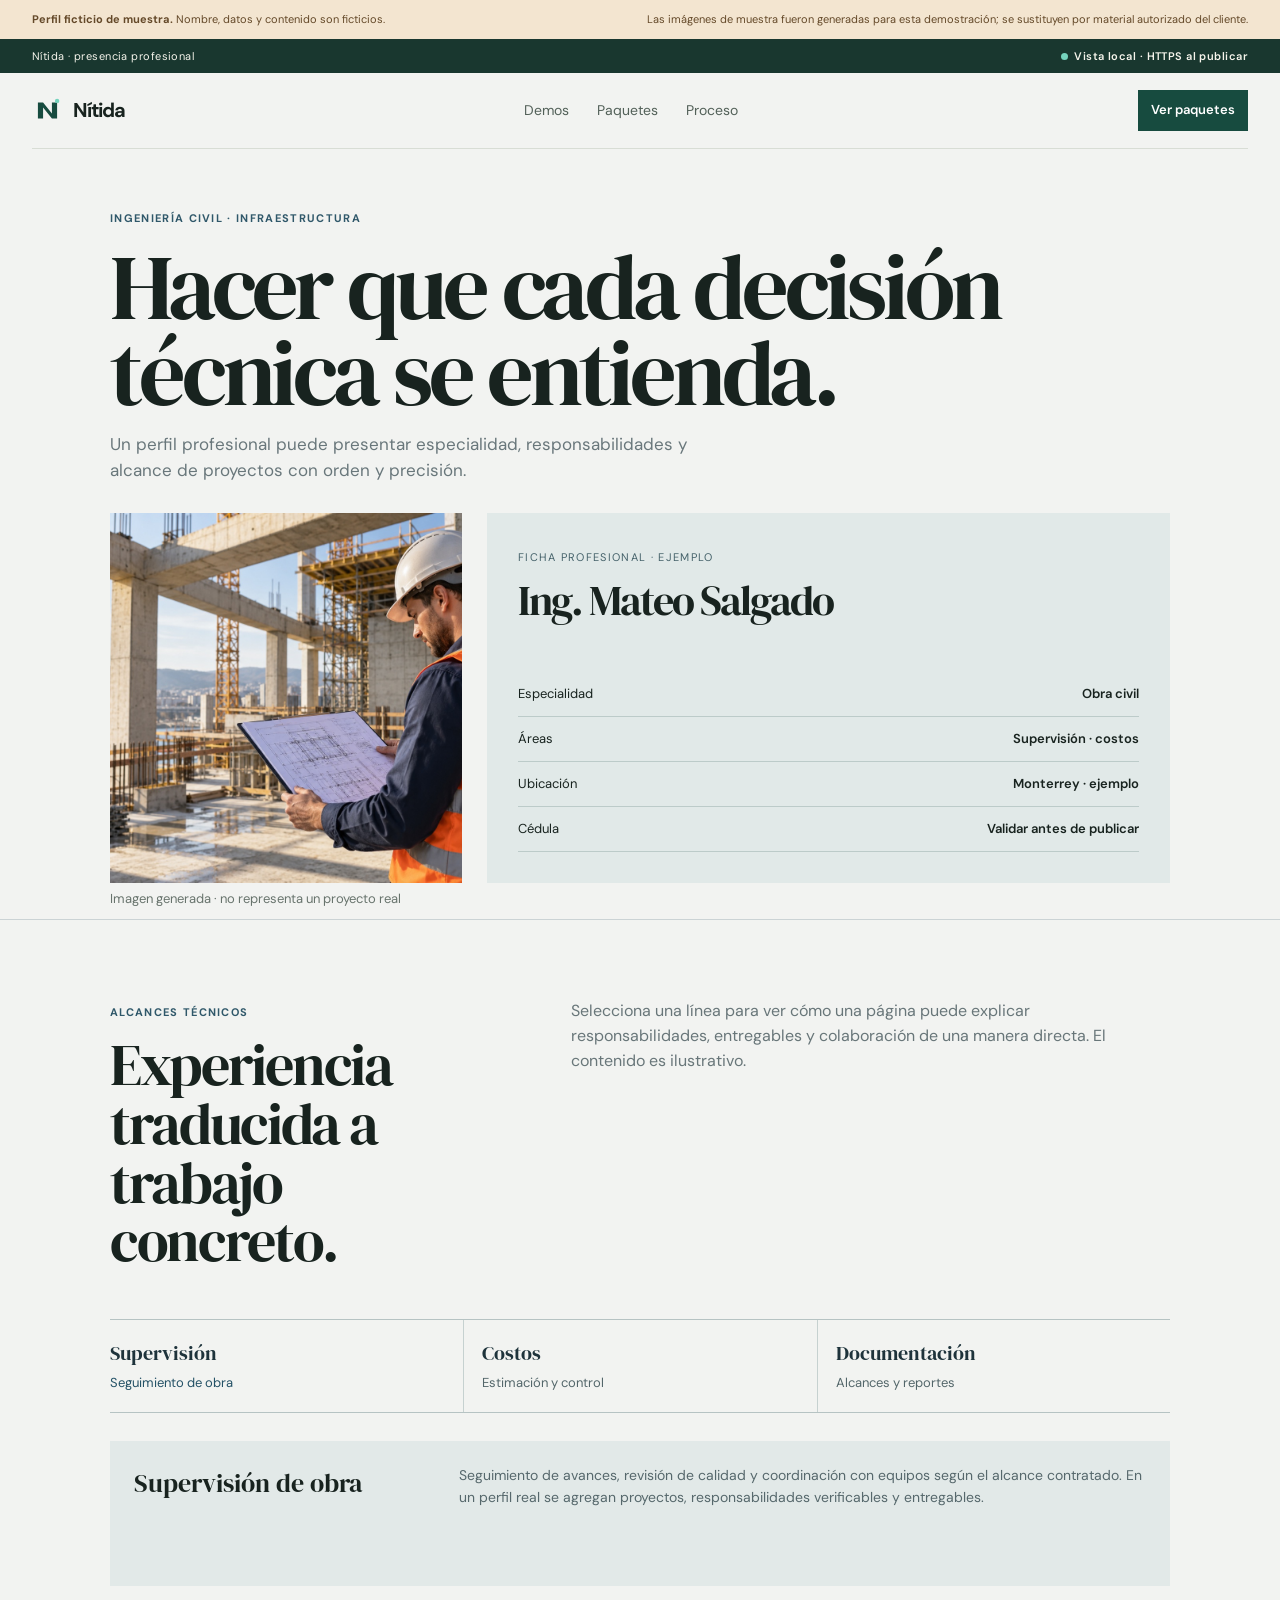
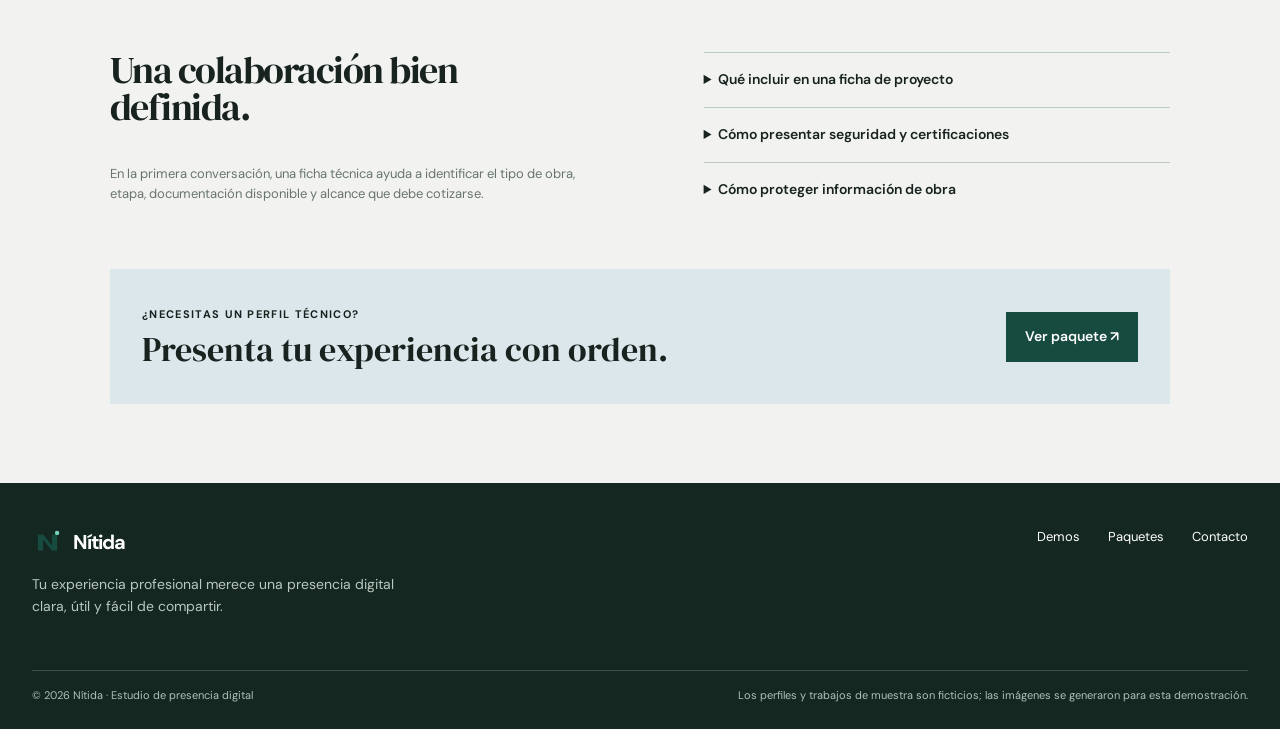
<file: demos/ingenieria.html>
<!doctype html><html lang="es-MX"><head><meta charset="utf-8"><meta name="viewport" content="width=device-width,initial-scale=1"><meta name="description" content="Perfil técnico con selección interactiva de alcances de ingeniería."><title>Ing. Mateo Salgado — demo profesional | Nítida</title><link rel="icon" href="../assets/marca.svg" type="image/svg+xml"><link rel="stylesheet" href="../assets/style.css?v=20261024-4"></head><body class="engineer-page"><div class="demo-disclaimer"><div class="wrap"><span><strong>Perfil ficticio de muestra.</strong> Nombre, datos y contenido son ficticios.</span><span>Las imágenes de muestra fueron generadas para esta demostración; se sustituyen por material autorizado del cliente.</span></div></div><div class="topline"><div class="wrap"><span>Nítida · presencia profesional</span><span class="secure-pill" data-https-status>Comprobando conexión segura…</span></div></div><header class="site-header wrap"><a class="brand" href="../index.html"><svg class="brand-mark" viewBox="0 0 42 42" role="img" aria-label="Símbolo Nítida"><path d="M8 32V10h7l12 15V10h7v22h-7L15 17v15z" fill="currentColor"/><circle cx="34" cy="8" r="3" fill="#75d3bd"/></svg><span>Nítida</span></a><nav class="main-nav" aria-label="Navegación principal"><a href="../index.html#muestras">Demos</a><a href="../index.html#paquetes">Paquetes</a><a href="../index.html#proceso">Proceso</a></nav><div class="header-actions"><a class="button small" href="../index.html#paquetes">Ver paquetes</a></div></header><main><section class="engineer-header"><div class="wrap"><span class="demo-kicker" style="color:var(--accent)">INGENIERÍA CIVIL · INFRAESTRUCTURA</span><h1>Hacer que cada decisión técnica se entienda.</h1><p>Un perfil profesional puede presentar especialidad, responsabilidades y alcance de proyectos con orden y precisión.</p><div class="engineer-figure"><figure class="engineer-photo"><img src="../assets/ingenieria.jpg" alt="Imagen generada para la demostración de un ingeniero revisando una obra"><figcaption class="small-copy" style="margin-top:6px">Imagen generada · no representa un proyecto real</figcaption></figure><div class="engineer-spec"><div><span class="spec-title">Ficha profesional · ejemplo</span><h2 class="demo-name" style="font-size:42px;margin:12px 0">Ing. Mateo Salgado</h2></div><div><div class="spec-line"><span>Especialidad</span><strong>Obra civil</strong></div><div class="spec-line"><span>Áreas</span><strong>Supervisión · costos</strong></div><div class="spec-line"><span>Ubicación</span><strong>Monterrey · ejemplo</strong></div><div class="spec-line"><span>Cédula</span><strong>Validar antes de publicar</strong></div></div></div></div></div></section><section class="engineering-body"><div class="body-head"><div><span class="demo-kicker" style="color:var(--accent)">ALCANCES TÉCNICOS</span><h2 class="section-title">Experiencia traducida a trabajo concreto.</h2></div><p>Selecciona una línea para ver cómo una página puede explicar responsabilidades, entregables y colaboración de una manera directa. El contenido es ilustrativo.</p></div><div class="capability-list" role="tablist"><button data-eng-focus="supervision" aria-pressed="true"><strong>Supervisión</strong>Seguimiento de obra</button><button data-eng-focus="costos" aria-pressed="false"><strong>Costos</strong>Estimación y control</button><button data-eng-focus="documentacion" aria-pressed="false"><strong>Documentación</strong>Alcances y reportes</button></div><div class="capability-content"><h3 data-eng-title>Supervisión de obra</h3><p data-eng-copy>Seguimiento de avances, revisión de calidad y coordinación con equipos según el alcance contratado. En un perfil real se agregan proyectos, responsabilidades verificables y entregables.</p></div><div class="engineering-detail"><div><h3 class="demo-title" style="font-size:38px">Una colaboración bien definida.</h3><p class="small-copy">En la primera conversación, una ficha técnica ayuda a identificar el tipo de obra, etapa, documentación disponible y alcance que debe cotizarse.</p></div><div><details><summary>Qué incluir en una ficha de proyecto</summary><p>Contexto, ubicación general, alcance contratado, responsabilidades propias, etapa, entregables y permiso para mostrar imágenes o resultados.</p></details><details><summary>Cómo presentar seguridad y certificaciones</summary><p>Agregar únicamente certificaciones vigentes, comprobables y relevantes al trabajo ofrecido.</p></details><details><summary>Cómo proteger información de obra</summary><p>Revisar acuerdos de confidencialidad y eliminar planos, datos del cliente, ubicaciones sensibles y cualquier información no autorizada.</p></details></div></div><div class="eng-cta"><div><span class="demo-kicker">¿Necesitas un perfil técnico?</span><h2>Presenta tu experiencia con orden.</h2></div><a class="button" href="../index.html#paquetes">Ver paquete ↗</a></div></section></main><footer class="footer"><div class="wrap"><div class="footer-main"><div><a class="brand" href="../index.html"><svg class="brand-mark" viewBox="0 0 42 42" role="img" aria-label="Símbolo Nítida"><path d="M8 32V10h7l12 15V10h7v22h-7L15 17v15z" fill="currentColor"/><circle cx="34" cy="8" r="3" fill="#75d3bd"/></svg><span>Nítida</span></a><p>Tu experiencia profesional merece una presencia digital clara, útil y fácil de compartir.</p></div><div class="footer-links"><a href="../index.html#muestras">Demos</a><a href="../index.html#paquetes">Paquetes</a><a href="../index.html#contacto">Contacto</a></div></div><div class="footer-bottom"><span>© <span data-year></span> Nítida · Estudio de presencia digital</span><span>Los perfiles y trabajos de muestra son ficticios; las imágenes se generaron para esta demostración.</span></div></div></footer><script src="../assets/site.js"></script><div data-demo-profile="Ing. Mateo Salgado · Ingeniería civil" hidden></div></body></html>
</file>
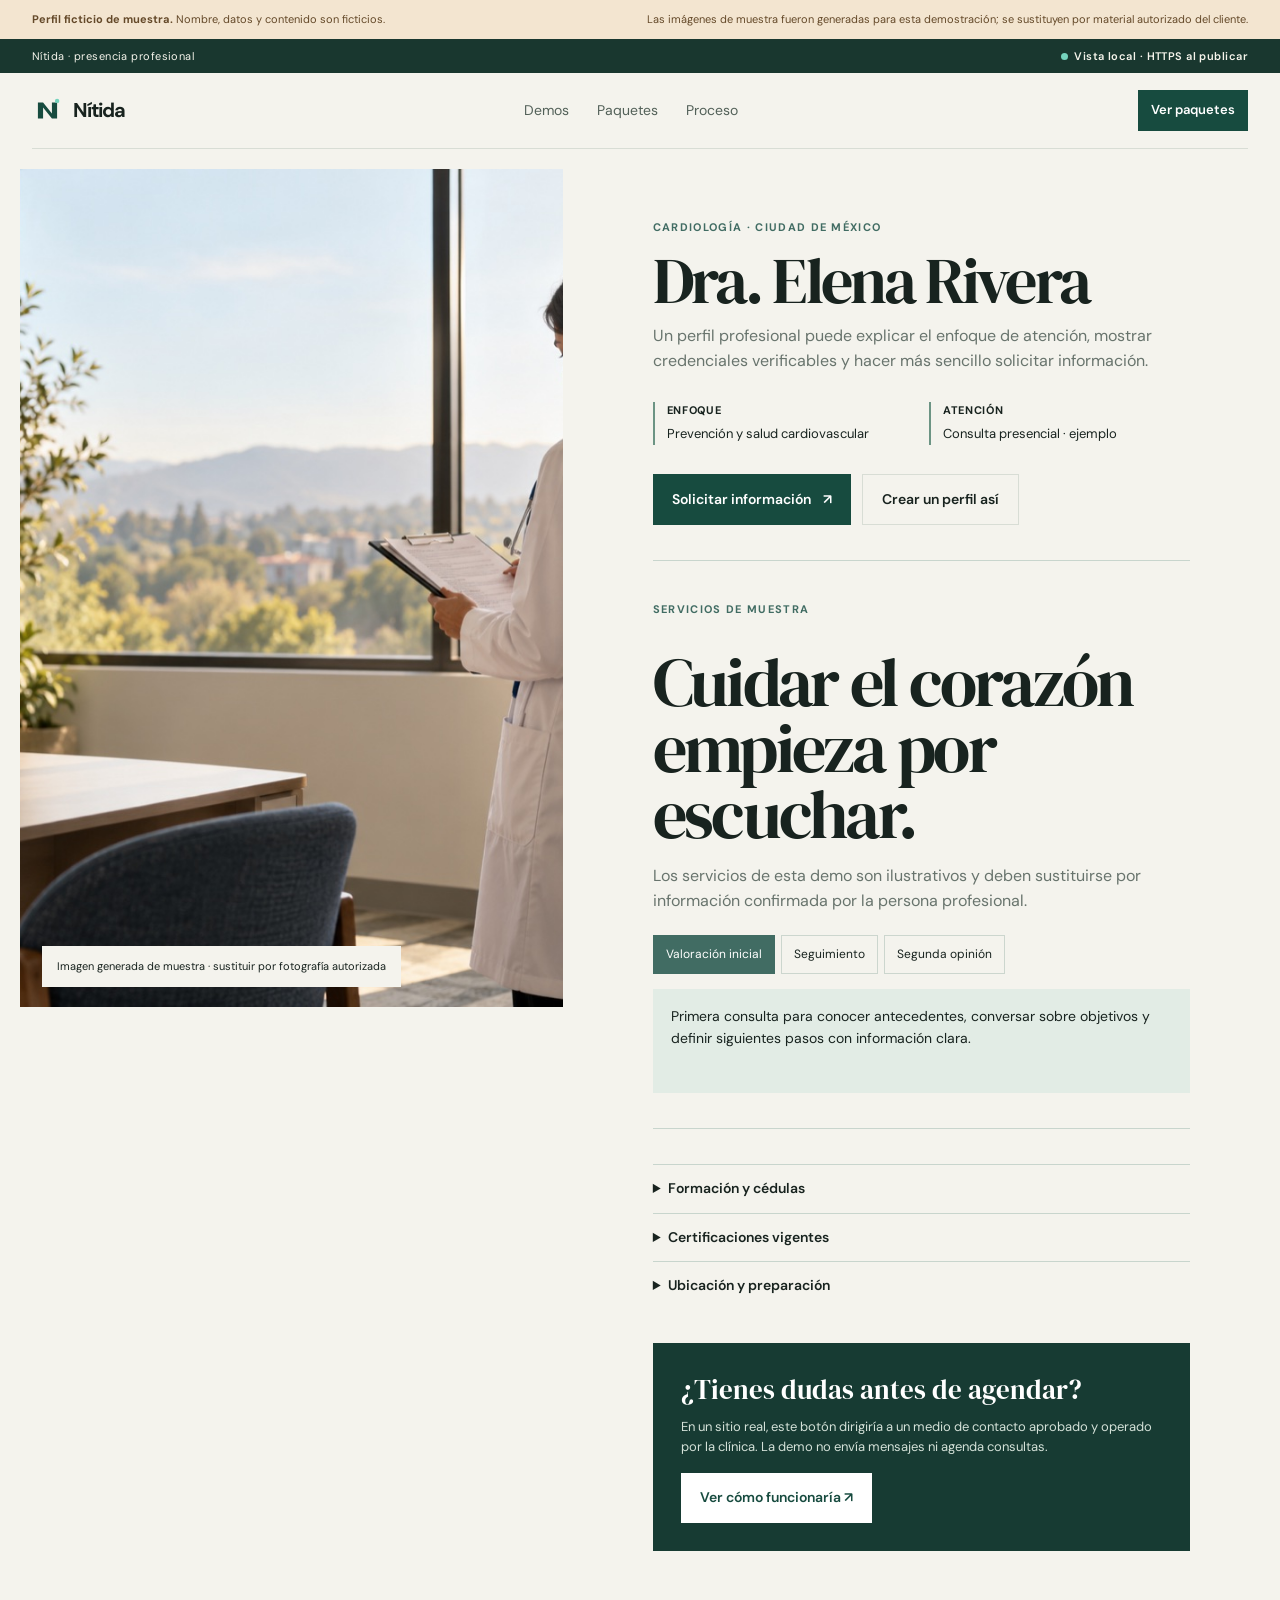
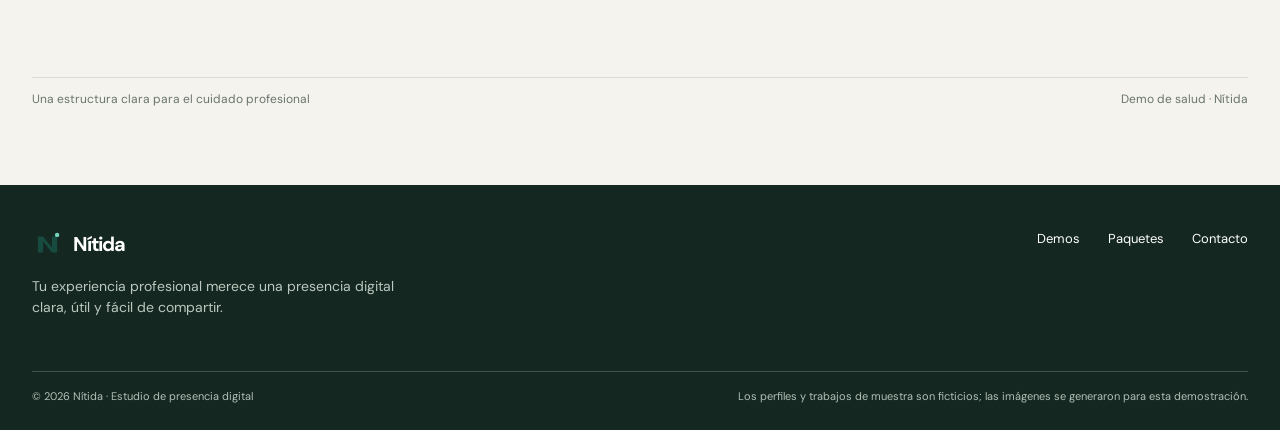
<file: demos/salud.html>
<!doctype html><html lang="es-MX"><head><meta charset="utf-8"><meta name="viewport" content="width=device-width,initial-scale=1"><meta name="description" content="Ejemplo de perfil profesional para especialista en salud."><title>Dra. Elena Rivera — demo profesional | Nítida</title><link rel="icon" href="../assets/marca.svg" type="image/svg+xml"><link rel="stylesheet" href="../assets/style.css?v=20261024-4"></head><body class="health-page"><div class="demo-disclaimer"><div class="wrap"><span><strong>Perfil ficticio de muestra.</strong> Nombre, datos y contenido son ficticios.</span><span>Las imágenes de muestra fueron generadas para esta demostración; se sustituyen por material autorizado del cliente.</span></div></div><div class="topline"><div class="wrap"><span>Nítida · presencia profesional</span><span class="secure-pill" data-https-status>Comprobando conexión segura…</span></div></div><header class="site-header wrap"><a class="brand" href="../index.html"><svg class="brand-mark" viewBox="0 0 42 42" role="img" aria-label="Símbolo Nítida"><path d="M8 32V10h7l12 15V10h7v22h-7L15 17v15z" fill="currentColor"/><circle cx="34" cy="8" r="3" fill="#75d3bd"/></svg><span>Nítida</span></a><nav class="main-nav" aria-label="Navegación principal"><a href="../index.html#muestras">Demos</a><a href="../index.html#paquetes">Paquetes</a><a href="../index.html#proceso">Proceso</a></nav><div class="header-actions"><a class="button small" href="../index.html#paquetes">Ver paquetes</a></div></header><main class="health-layout"><figure class="health-visual"><img src="../assets/salud.jpg" alt="Imagen generada para la demostración: atención en un consultorio sereno"><figcaption>Imagen generada de muestra · sustituir por fotografía autorizada</figcaption></figure><article class="health-story"><span class="demo-kicker" style="color:var(--accent)">CARDIOLOGÍA · CIUDAD DE MÉXICO</span><h1 class="demo-name">Dra. Elena Rivera</h1><p class="demo-text">Un perfil profesional puede explicar el enfoque de atención, mostrar credenciales verificables y hacer más sencillo solicitar información.</p><div class="health-facts"><div class="health-fact"><strong>Enfoque</strong>Prevención y salud cardiovascular</div><div class="health-fact"><strong>Atención</strong>Consulta presencial · ejemplo</div></div><div class="health-actions"><button class="button" data-sample-contact>Solicitar información <span>↗</span></button><a class="button outline" href="../index.html#paquetes">Crear un perfil así</a></div><div class="health-rule"></div><span class="demo-kicker" style="color:var(--accent)">Servicios de muestra</span><h2 class="demo-title">Cuidar el corazón empieza por escuchar.</h2><p class="demo-text">Los servicios de esta demo son ilustrativos y deben sustituirse por información confirmada por la persona profesional.</p><div class="service-selectors" role="tablist"><button data-health-service="valoracion" aria-pressed="true">Valoración inicial</button><button data-health-service="seguimiento" aria-pressed="false">Seguimiento</button><button data-health-service="segunda" aria-pressed="false">Segunda opinión</button></div><div class="service-detail" data-health-copy>Primera consulta para conocer antecedentes, conversar sobre objetivos y definir siguientes pasos con información clara.</div><div class="health-rule"></div><div class="credential-list"><details><summary>Formación y cédulas</summary><p>Agregar nombre oficial de la institución, grado, cédula profesional verificable y cédula de especialidad si aplica.</p></details><details><summary>Certificaciones vigentes</summary><p>Incluir únicamente certificaciones actuales y comprobables, con fechas y entidad emisora.</p></details><details><summary>Ubicación y preparación</summary><p>Agregar dirección real, indicaciones de acceso, horarios actualizados y medios de contacto.</p></details></div><div class="health-end"><h3>¿Tienes dudas antes de agendar?</h3><p>En un sitio real, este botón dirigiría a un medio de contacto aprobado y operado por la clínica. La demo no envía mensajes ni agenda consultas.</p><button class="button light" data-sample-contact>Ver cómo funcionaría ↗</button></div></article></main><section class="demo-section"><div class="wrap"><div class="eyeline"><span>Una estructura clara para el cuidado profesional</span><span>Demo de salud · Nítida</span></div></div></section><footer class="footer"><div class="wrap"><div class="footer-main"><div><a class="brand" href="../index.html"><svg class="brand-mark" viewBox="0 0 42 42" role="img" aria-label="Símbolo Nítida"><path d="M8 32V10h7l12 15V10h7v22h-7L15 17v15z" fill="currentColor"/><circle cx="34" cy="8" r="3" fill="#75d3bd"/></svg><span>Nítida</span></a><p>Tu experiencia profesional merece una presencia digital clara, útil y fácil de compartir.</p></div><div class="footer-links"><a href="../index.html#muestras">Demos</a><a href="../index.html#paquetes">Paquetes</a><a href="../index.html#contacto">Contacto</a></div></div><div class="footer-bottom"><span>© <span data-year></span> Nítida · Estudio de presencia digital</span><span>Los perfiles y trabajos de muestra son ficticios; las imágenes se generaron para esta demostración.</span></div></div></footer><script src="../assets/site.js"></script><div data-demo-profile="Dra. Elena Rivera · Cardiología" hidden></div></body></html>
</file>
<file: assets/style.css>
@import url('https://fonts.googleapis.com/css2?family=DM+Sans:wght@400;500;600;700&family=DM+Serif+Display:ital@0;1&display=swap');
:root{--paper:#f4f3ed;--white:#fffefa;--ink:#18231f;--muted:#68746d;--line:#d8ddd5;--green:#174b3f;--mint:#d6e8dc;--orange:#c45336;--serif:'DM Serif Display',Georgia,serif;--sans:'DM Sans',-apple-system,BlinkMacSystemFont,'Segoe UI',sans-serif;--max:1280px}*{box-sizing:border-box}html{scroll-behavior:smooth}body{margin:0;background:var(--paper);color:var(--ink);font:16px/1.55 var(--sans)}body.has-overlay{overflow:hidden}a{color:inherit;text-decoration:none}button,input{font:inherit}button{color:inherit;cursor:pointer}img{display:block;max-width:100%}::selection{background:#c9e6d5;color:var(--ink)}.wrap{width:min(calc(100% - 64px),var(--max));margin-inline:auto}.topline{height:34px;background:#19372f;color:#f6f5ec;display:flex;align-items:center;font-size:11px;letter-spacing:.04em}.topline .wrap{display:flex;justify-content:space-between}.site-header{height:76px;border-bottom:1px solid var(--line);display:flex;align-items:center;justify-content:space-between;gap:24px}.brand{display:flex;align-items:center;gap:10px;font-size:20px;font-weight:700;letter-spacing:-.06em;white-space:nowrap}.brand-mark{width:31px;height:31px;color:var(--green)}.main-nav{display:flex;gap:28px;align-items:center;font-size:14px;color:#526058}.header-actions{display:flex;gap:9px;align-items:center}.quiet-link{font-size:14px;padding:11px 12px;border:0;background:transparent}.bag-button{position:relative;border:1px solid var(--line);border-radius:50px;padding:10px 15px;background:transparent;font-size:14px;display:flex;gap:9px;align-items:center}.bag-count{display:grid;place-items:center;min-width:20px;height:20px;border-radius:50%;background:var(--green);color:white;font-size:11px}.button{display:inline-flex;align-items:center;justify-content:center;gap:12px;padding:14px 19px;border:0;background:var(--green);color:white;font-size:14px;font-weight:600;transition:background .2s,transform .2s}.button:hover{background:#23634f;transform:translateY(-2px)}.button.light{background:#fff;color:var(--green)}.button.outline{background:transparent;color:var(--ink);border:1px solid var(--line)}.button.small{padding:10px 13px;font-size:13px}.section{padding-block:112px}.kicker{font-size:12px;text-transform:uppercase;letter-spacing:.12em;font-weight:700;color:var(--green)}h1,h2,h3,p{margin-top:0}figure{margin:0}.project-tile{border:0;padding:0;text-align:left;color:inherit;font:inherit}.serif{font-family:var(--serif);font-weight:400;letter-spacing:-.035em}.display{font-size:clamp(54px,7vw,96px);line-height:.93}.section-title{font:400 clamp(38px,4.5vw,62px)/1.02 var(--serif);letter-spacing:-.04em;margin:12px 0 20px}.lede{font-size:18px;color:var(--muted);max-width:570px}.small-copy{font-size:13px;color:var(--muted)}.eyeline{border-top:1px solid var(--line);padding-top:12px;display:flex;justify-content:space-between;gap:20px;font-size:12px;color:var(--muted)}.landing-hero{min-height:690px;display:grid;grid-template-columns:1fr 1fr;align-items:center;gap:7%;padding-block:48px 60px}.landing-hero h1{max-width:660px;margin:18px 0 24px}.landing-hero .lede{max-width:460px}.hero-actions{display:flex;align-items:center;gap:16px;flex-wrap:wrap;margin-top:30px}.hero-art{height:min(590px,65vw);min-height:440px;position:relative;background:#dce4db}.hero-art>img{width:100%;height:100%;object-fit:cover}.hero-caption{position:absolute;left:20px;bottom:20px;background:var(--paper);padding:13px 17px;font-size:12px;max-width:250px}.hero-seal{position:absolute;right:-20px;top:30px;width:112px;height:112px;border-radius:50%;display:grid;place-items:center;background:#bdd7c5;color:#174b3f;text-align:center;font:16px/1.12 var(--serif);transform:rotate(8deg)}.hero-mark{position:absolute;left:-42px;top:43%;width:84px;height:84px;background:#c35135;color:white;display:grid;place-items:center;font-size:29px}.proof-ribbon{background:#dce9df;padding:24px 0}.proof-ribbon .wrap{display:flex;justify-content:space-between;align-items:center;gap:22px;flex-wrap:wrap}.proof-ribbon strong{font:400 22px var(--serif)}.proof-ribbon span{font-size:13px;color:#52645a}.intro-grid{display:grid;grid-template-columns:1.2fr .8fr;gap:10%;align-items:end}.intro-grid p{font-size:17px;color:var(--muted);max-width:490px;margin:0 0 8px}.live-section{background:#173b33;color:#f4f3ed;padding-block:100px}.live-section .kicker{color:#a6d3b4}.live-head{display:grid;grid-template-columns:1fr .7fr;gap:12%;align-items:end;margin-bottom:45px}.live-head h2{font:400 clamp(40px,4.7vw,66px)/1 var(--serif);letter-spacing:-.04em;margin:12px 0 0}.live-head p{color:#cad6cf;margin:0}.live-board{display:grid;grid-template-columns:250px 1fr;background:#f4f3ed;color:var(--ink);min-height:480px}.live-tabs{background:#e3e9df;padding:22px;display:flex;flex-direction:column;gap:7px}.live-tabs button{border:0;background:transparent;text-align:left;padding:14px 13px;display:flex;justify-content:space-between;gap:12px;color:#4e5b53}.live-tabs button[aria-pressed=true]{background:#174b3f;color:white}.live-tabs span{font-size:11px;opacity:.7}.live-preview{display:grid;grid-template-columns:.9fr 1.1fr;min-height:480px}.live-image{position:relative;min-height:380px;overflow:hidden}.live-image img{width:100%;height:100%;object-fit:cover}.live-image small{position:absolute;bottom:14px;left:14px;background:#fff;padding:8px 11px;font-size:10px}.live-copy{padding:38px 42px;display:flex;flex-direction:column}.live-copy .live-profession{color:var(--green);font-size:12px;font-weight:700}.live-copy h3{font:400 clamp(32px,3.4vw,46px)/1 var(--serif);letter-spacing:-.03em;margin:12px 0}.live-copy p{color:var(--muted);font-size:14px}.live-pane-tabs{display:flex;gap:8px;margin:10px 0 17px;border-bottom:1px solid var(--line)}.live-pane-tabs button{border:0;background:transparent;padding:8px 4px 10px;margin-right:14px;font-size:12px;color:var(--muted)}.live-pane-tabs button[aria-selected=true]{border-bottom:2px solid var(--green);color:var(--green)}.live-details{display:grid;gap:11px;font-size:13px;margin-bottom:20px}.live-detail{display:flex;justify-content:space-between;gap:12px;border-bottom:1px solid var(--line);padding-bottom:8px}.live-cta{margin-top:auto;display:flex;align-items:center;gap:16px;font-size:13px}.live-cta a{color:var(--green);font-weight:700}.live-cta a.button{color:#fff;flex:0 0 auto}.live-cta>span{font-size:11px}.craft-grid{display:grid;grid-template-columns:.9fr 1.1fr;gap:10%;align-items:center}.craft-copy h2{font:400 clamp(43px,5vw,68px)/1 var(--serif);letter-spacing:-.04em}.craft-copy p{color:var(--muted);max-width:470px}.craft-list{border-top:1px solid var(--line)}.craft-row{display:grid;grid-template-columns:44px 1fr;gap:16px;padding:21px 0;border-bottom:1px solid var(--line)}.craft-row b{font:400 24px var(--serif);color:var(--orange)}.craft-row strong{display:block;margin-bottom:4px}.craft-row span{display:block;color:var(--muted);font-size:14px}.pricing-head{display:grid;grid-template-columns:1fr .7fr;gap:12%;align-items:end;margin-bottom:42px}.pricing-head p{color:var(--muted);margin:0}.price-grid{display:grid;grid-template-columns:repeat(3,1fr);border-top:1px solid var(--ink);border-bottom:1px solid var(--ink)}.price-plan{padding:30px 28px 28px;display:flex;flex-direction:column;min-height:425px}.price-plan+.price-plan{border-left:1px solid var(--line)}.price-plan.featured{background:#e2ede2}.plan-name{font:400 26px var(--serif)}.plan-scope{font-size:13px;color:var(--muted);margin-top:3px}.price-value{font:400 48px var(--serif);letter-spacing:-.04em;margin:23px 0 0}.price-unit{color:var(--muted);font-size:12px}.price-plan p{font-size:14px;color:var(--muted);margin:20px 0}.price-plan ul{list-style:none;padding:0;margin:0 0 28px;display:grid;gap:10px;font-size:13px}.price-plan li::before{content:'↗';color:var(--green);font-weight:700;margin-right:10px}.price-plan .button{margin-top:auto;align-self:flex-start}.price-footnote{font-size:12px;color:var(--muted);margin-top:17px}.service-note{margin-top:55px;padding:30px 0;border-top:1px solid var(--line);border-bottom:1px solid var(--line);display:grid;grid-template-columns:.8fr 1.2fr;gap:10%}.service-note h3{font:400 27px var(--serif)}.service-note p{color:var(--muted);font-size:14px;margin:0}.how-grid{display:grid;grid-template-columns:1fr 1fr;gap:12%}.steps{border-top:1px solid var(--ink)}.step-row{display:grid;grid-template-columns:70px 1fr;gap:16px;border-bottom:1px solid var(--line);padding:19px 0}.step-row small{color:var(--orange)}.step-row h3{font:400 23px var(--serif);margin:0 0 4px}.step-row p{color:var(--muted);font-size:13px;margin:0}.faq-area{background:#e9eee5}.faq-grid{display:grid;grid-template-columns:.65fr 1.35fr;gap:12%}.faq-list details{padding:18px 0;border-top:1px solid #c6d1c5}.faq-list summary{cursor:pointer;list-style:none;font-weight:600}.faq-list summary::-webkit-details-marker{display:none}.faq-list summary::after{content:'+';float:right;color:var(--green);font-size:20px}.faq-list details[open] summary::after{content:'−'}.faq-list p{max-width:680px;color:var(--muted);font-size:14px;margin:12px 0 0}.cta-closer{padding:78px 0;background:#cfe2d3}.closer-row{display:flex;align-items:center;justify-content:space-between;gap:32px}.closer-row h2{font:400 clamp(38px,5vw,65px)/.98 var(--serif);max-width:750px;margin:13px 0}.footer{padding:44px 0 25px;background:#142720;color:#fff}.footer-main{display:flex;justify-content:space-between;gap:40px}.footer-main p{color:#bbc8c0;max-width:370px;font-size:14px;margin-top:16px}.footer-links{display:flex;gap:28px;font-size:13px}.footer-bottom{display:flex;justify-content:space-between;gap:20px;border-top:1px solid #425149;margin-top:38px;padding-top:16px;color:#b2c0b8;font-size:11px}.demo-disclaimer{padding:11px 0;background:#f3e5d0;color:#644929;font-size:11px}.demo-disclaimer .wrap{display:flex;justify-content:space-between;gap:18px}.demo-nav .wrap{display:flex;justify-content:space-between;align-items:center;gap:20px;padding:13px 0}.demo-nav .main-nav{font-size:12px;gap:20px}.demo-nav .bag-button{padding:8px 12px}.demo-kicker{font-size:11px;text-transform:uppercase;letter-spacing:.12em;font-weight:700}.demo-name{font:400 clamp(52px,7vw,90px)/.92 var(--serif);letter-spacing:-.045em}.demo-title{font:400 clamp(42px,5.4vw,68px)/.97 var(--serif);letter-spacing:-.04em}.demo-text{font-size:16px;color:var(--muted);max-width:560px}.demo-footer{padding:23px 0;background:#142720;color:#d5ded8;font-size:12px}.demo-footer .wrap{display:flex;justify-content:space-between;gap:18px}.demo-section{padding:76px 0}.health-page{--accent:#416c63;--soft:#e2ece5}.health-layout{display:grid;grid-template-columns:44% 56%;min-height:calc(100vh - 130px)}.health-visual{position:sticky;top:0;height:calc(100vh - 22px);min-height:650px;padding:20px 0 20px 20px}.health-visual img{width:100%;height:100%;object-fit:cover;object-position:52% center}.health-visual figcaption{position:absolute;bottom:40px;left:42px;background:#f4f3ed;padding:12px 15px;font-size:11px}.health-story{padding:65px clamp(34px,7vw,100px) 50px;max-width:790px}.health-story .demo-name{font-size:clamp(42px,5vw,66px);margin:13px 0}.health-story .demo-title{margin:29px 0 16px;max-width:660px}.health-rule{border-top:1px solid #c8d5cd;margin:35px 0}.health-facts{display:grid;grid-template-columns:1fr 1fr;gap:15px;margin:29px 0}.health-fact{border-left:2px solid #6c9484;padding-left:12px;font-size:13px}.health-fact strong{display:block;font-size:11px;text-transform:uppercase;letter-spacing:.06em;margin-bottom:5px}.health-actions{display:flex;gap:11px;flex-wrap:wrap;margin:27px 0}.service-selectors{display:flex;gap:6px;flex-wrap:wrap;margin:22px 0 15px}.service-selectors button{background:transparent;border:1px solid #ccd6ce;padding:9px 12px;font-size:12px}.service-selectors button[aria-pressed=true]{background:#416c63;border-color:#416c63;color:white}.service-detail{background:#e2ece5;padding:17px 18px;font-size:14px;min-height:104px}.credential-list details{border-top:1px solid #c8d5cd;padding:13px 0}.credential-list summary{cursor:pointer;font-size:14px;font-weight:600}.credential-list p{font-size:13px;color:var(--muted);margin:10px 0 0}.health-end{background:#173b33;color:#fff;padding:28px;margin-top:33px}.health-end p{color:#d4e1d8;font-size:13px;margin:0 0 16px}.health-end h3{font:400 27px var(--serif);margin:0 0 9px}.designer-page{--accent:#a33351;--soft:#eed9d6;background:#eee9e2}.designer-page .demo-nav{background:#eee9e2}.designer-mast{padding:64px 0 31px}.designer-mast-top{display:flex;justify-content:space-between;align-items:end;gap:20px}.designer-mast h1{font:500 clamp(78px,16vw,210px)/.72 var(--sans);letter-spacing:-.105em;margin:43px 0 30px;color:#202a38}.designer-mast h1 span{color:#a33351}.designer-mast-meta{display:flex;justify-content:space-between;align-items:end;gap:25px;border-bottom:1px solid #bcb8b0;padding-bottom:23px}.designer-mast-meta p{max-width:420px;color:#656461;margin:0}.designer-focus{display:grid;grid-template-columns:1.15fr .85fr;gap:16px;align-items:stretch}.designer-focus-photo{height:460px;position:relative;overflow:hidden;background:#d8ccc2}.designer-focus-photo img{height:100%;width:100%;object-fit:cover}.designer-focus-photo span{position:absolute;left:16px;bottom:16px;background:#eee9e2;padding:9px 12px;font-size:11px}.designer-note{background:#e1d4c7;padding:36px;display:flex;flex-direction:column;justify-content:space-between}.designer-note h2{font:400 clamp(34px,4.5vw,57px)/.97 var(--serif);margin:19px 0}.designer-note p{color:#5b5d5a;font-size:14px}.designer-note .large-mark{font:italic 38px var(--serif);color:#a33351}.portfolio-head{display:flex;justify-content:space-between;align-items:end;gap:25px;margin-bottom:30px}.portfolio-head h2{font:400 clamp(40px,5vw,62px)/1 var(--serif);margin:0}.filter-bar{display:flex;gap:7px;flex-wrap:wrap}.filter-bar button{border:1px solid #c4bdb5;background:transparent;padding:9px 12px;font-size:12px}.filter-bar button[aria-pressed=true]{background:#202a38;color:#fff;border-color:#202a38}.project-grid{display:grid;grid-template-columns:1fr 1fr;gap:18px}.project-tile{background:#f8f5ef;min-height:370px;display:flex;flex-direction:column}.project-art{height:270px;position:relative;display:grid;place-items:center;overflow:hidden}.project-art.poster{background:#d5ded5}.poster-art{background:#f4f2e7;color:#253b34;width:59%;height:74%;padding:20px;display:flex;flex-direction:column;justify-content:space-between;font:400 14px var(--serif);box-shadow:11px 12px 0 #a4b8a5;transform:rotate(-3deg)}.poster-art b{font:500 clamp(28px,4vw,54px)/.8 var(--sans);letter-spacing:-.08em}.poster-art i{font-size:42px;color:#bd5339}.project-art.package{background:#dfc9ae}.package-art{width:124px;height:160px;background:#b8533b;color:white;display:flex;align-items:center;justify-content:center;text-align:center;font:italic 21px/1.1 var(--serif);box-shadow:16px 14px 0 #a57a59;transform:rotate(5deg)}.project-art.screen{background:#cbd6dd}.screen-art{width:68%;height:76%;background:#f8f5ef;border:9px solid #26343a;display:grid;grid-template-columns:.8fr 1.2fr}.screen-art b{background:#26343a;color:white;display:grid;place-items:center;font:400 25px var(--serif)}.screen-art span{background:linear-gradient(135deg,#bdd5d0 50%,#ded0c2 50%)}.tile-caption{display:flex;justify-content:space-between;gap:14px;padding:15px 17px}.tile-caption strong{font:400 19px var(--serif)}.tile-caption span{font-size:11px;color:#6c6a64}.project-tile[hidden]{display:none}.designer-process{background:#283a40;color:#f4f1e9}.designer-process .kicker{color:#e29a83}.designer-process .process-grid{display:grid;grid-template-columns:.8fr 1.2fr;gap:12%}.designer-process h2{font:400 clamp(42px,5.5vw,68px)/.96 var(--serif)}.process-points{border-top:1px solid #657076}.process-points div{display:grid;grid-template-columns:1fr 1.3fr;padding:16px 0;border-bottom:1px solid #657076;gap:20px}.process-points strong{font:400 21px var(--serif)}.process-points span{color:#c9d0cb;font-size:13px}.architecture-page{--accent:#426352;--soft:#dce6dc;background:#f0eee7}.arch-hero{display:grid;grid-template-columns:.78fr 1.22fr;gap:6%;align-items:center;padding:65px 0 75px}.arch-hero h1{margin:17px 0}.arch-image{height:575px;position:relative}.arch-image img{height:100%;width:100%;object-fit:cover}.arch-image figcaption{position:absolute;right:16px;bottom:16px;background:#f0eee7;padding:10px 13px;font-size:11px}.arch-meta{display:grid;grid-template-columns:repeat(3,1fr);border-top:1px solid #bdc4ba;border-bottom:1px solid #bdc4ba;padding:17px 0;margin-top:28px;gap:10px}.arch-meta span{font-size:11px;color:#657067}.arch-meta b{display:block;color:#283b31;font-size:13px;margin-bottom:3px}.arch-journey{background:#e0e8dd;padding:73px 0}.arch-journey-head{display:grid;grid-template-columns:1fr .7fr;gap:10%;align-items:end;margin-bottom:38px}.arch-journey-head p{font-size:14px;color:#637168;margin:0}.arch-detail-grid{display:grid;grid-template-columns:1fr .8fr;gap:18px;align-items:stretch}.arch-plan{background:#f5f3eb;padding:24px;min-height:350px;display:flex;flex-direction:column;justify-content:space-between}.arch-plan svg{width:100%;height:240px}.arch-plan path,.arch-plan rect,.arch-plan line{stroke:#667e6b;stroke-width:1.3;fill:none}.arch-plan .solid{fill:#cbd9c7}.arch-plan text{fill:#526659;font:11px var(--sans);stroke:none}.arch-focus{background:#f8f6ef;padding:33px;display:flex;flex-direction:column}.arch-focus h3{font:400 35px/1 var(--serif);margin:0 0 14px}.arch-focus p{color:#667068;font-size:14px;min-height:70px}.arch-focus .focus-copy{font-size:15px;color:#263930}.arch-pickers{display:grid;grid-template-columns:repeat(3,1fr);gap:6px;margin-top:auto}.arch-pickers button{border:1px solid #c5cec2;background:transparent;padding:11px 7px;font-size:11px}.arch-pickers button[aria-pressed=true]{background:#426352;color:white;border-color:#426352}.material-row{display:grid;grid-template-columns:repeat(4,1fr);gap:11px;margin-top:22px}.material-chip{height:114px;display:flex;align-items:end;padding:12px;font-size:11px;font-weight:600;color:#24372f}.material-chip:nth-child(1){background:#c6b7a3}.material-chip:nth-child(2){background:#81958a;color:#fff}.material-chip:nth-child(3){background:#c5c6b7}.material-chip:nth-child(4){background:#d9d0be}.engineer-page{--accent:#30586a;--soft:#dce7eb;background:#f2f3f1}.engineer-header{padding:56px 0 36px;border-bottom:1px solid #cbd3d5}.engineer-header .wrap{max-width:1060px}.engineer-header h1{font:400 clamp(50px,7.3vw,92px)/.94 var(--serif);letter-spacing:-.045em;max-width:920px;margin:14px 0}.engineer-header p{color:#69777b;font-size:17px;max-width:600px;margin:0}.engineer-figure{display:grid;grid-template-columns:.68fr 1.32fr;gap:25px;align-items:stretch;padding:30px 0 0}.engineer-photo{height:370px}.engineer-photo img{width:100%;height:100%;object-fit:cover}.engineer-spec{background:#e1e9e8;padding:31px;display:flex;flex-direction:column;justify-content:space-between}.spec-title{font-size:11px;text-transform:uppercase;letter-spacing:.12em;color:#45626a}.spec-line{display:flex;justify-content:space-between;gap:20px;border-bottom:1px solid #bccbc9;padding:12px 0;font-size:13px}.spec-line strong{font-weight:600}.engineering-body{max-width:1060px;margin:auto;padding-block:79px}.engineering-body .body-head{display:grid;grid-template-columns:.7fr 1.3fr;gap:13%;align-items:start}.engineering-body .body-head p{color:#687679}.capability-list{display:grid;grid-template-columns:repeat(3,1fr);border-top:1px solid #b6c3c3;border-bottom:1px solid #b6c3c3;margin:28px 0}.capability-list button{border:0;background:transparent;text-align:left;padding:19px 16px 19px 0;font-size:13px;color:#53666a}.capability-list button+button{padding-left:18px;border-left:1px solid #c6d1d0}.capability-list button[aria-pressed=true]{color:#245166}.capability-list strong{display:block;font:400 20px var(--serif);margin-bottom:6px;color:#1e333b}.capability-content{min-height:145px;background:#e2e9e8;padding:24px;display:grid;grid-template-columns:.6fr 1.4fr;gap:30px}.capability-content h3{font:400 26px var(--serif);margin:0}.capability-content p{color:#56686c;font-size:14px;margin:0}.engineering-detail{display:grid;grid-template-columns:1fr 1fr;gap:12%;margin-top:66px}.engineering-detail details{border-top:1px solid #bdc9c8;padding:16px 0}.engineering-detail summary{cursor:pointer;font-weight:600;font-size:14px}.engineering-detail details p{color:#687679;font-size:13px;margin:12px 0 0}.eng-cta{background:#dce7eb;padding:32px;display:flex;justify-content:space-between;align-items:center;gap:25px;margin-top:52px}.eng-cta h2{font:400 34px var(--serif);margin:0}.dialog{border:0;padding:0;max-width:none;background:transparent;color:var(--ink)}.dialog::backdrop{background:rgba(15,29,24,.55);backdrop-filter:blur(2px)}.cart-dialog{width:min(520px,calc(100vw - 24px));height:min(100vh - 24px,760px);margin:12px 12px 12px auto}.dialog-panel{height:100%;overflow:auto;background:var(--paper);padding:29px}.dialog-head{display:flex;justify-content:space-between;align-items:center;gap:20px;border-bottom:1px solid var(--line);padding-bottom:18px;margin-bottom:20px}.dialog-head h2{font:400 33px var(--serif);margin:0}.close-button{border:0;background:transparent;font-size:24px;line-height:1;padding:5px}.cart-empty{padding:40px 10px;text-align:center;color:var(--muted)}.cart-item{display:grid;grid-template-columns:1fr auto;gap:13px;border-bottom:1px solid var(--line);padding:17px 0}.cart-item h3{font:400 21px var(--serif);margin:0 0 4px}.cart-item p{font-size:12px;color:var(--muted);margin:0}.cart-controls{display:flex;align-items:center;gap:8px;margin-top:10px}.cart-controls button{width:28px;height:28px;background:transparent;border:1px solid var(--line)}.cart-remove{margin-left:8px!important;border:0!important;width:auto!important;color:#865747!important;font-size:11px}.cart-summary{border-top:1px solid var(--ink);padding-top:19px;margin-top:20px}.cart-total{display:flex;justify-content:space-between;font-size:16px;font-weight:700;margin-bottom:16px}.cart-summary .button{width:100%}.cart-fine{color:var(--muted);font-size:11px;margin-top:13px}.account-dialog{width:min(520px,calc(100vw - 24px));margin:auto}.account-dialog .dialog-panel{height:auto;max-height:calc(100vh - 24px)}.auth-tabs{display:flex;gap:10px;border-bottom:1px solid var(--line);margin-bottom:20px}.auth-tabs button{background:transparent;border:0;padding:10px 6px;color:var(--muted)}.auth-tabs button[aria-selected=true]{border-bottom:2px solid var(--green);color:var(--green);font-weight:600}.form-stack{display:grid;gap:12px}.form-stack label{display:grid;gap:6px;font-size:12px;color:#46534b}.form-stack input{padding:12px;border:1px solid var(--line);background:white;border-radius:0}.form-stack .button{margin-top:4px}.form-message{min-height:20px;color:#a13d2c;font-size:12px;margin:9px 0 0}.account-view{display:none}.account-view.is-active{display:block}.account-orders{margin-top:18px}.account-order{padding:13px 0;border-top:1px solid var(--line);font-size:12px;display:flex;justify-content:space-between;gap:18px}.status-paid{color:#24694f;font-weight:700}.status-pending{color:#9a6d28;font-weight:700}.login-hint{font-size:11px;color:var(--muted);margin:14px 0 0}.checkout-main{padding:60px 0 90px}.checkout-grid{display:grid;grid-template-columns:1fr .8fr;gap:9%;align-items:start}.checkout-intro h1{font:400 clamp(48px,6vw,78px)/.96 var(--serif);margin:12px 0}.checkout-intro p{color:var(--muted);max-width:560px}.checkout-status{margin:20px 0;padding:15px 17px;background:#e5ede6;font-size:13px}.checkout-summary{background:#fffefa;padding:28px;position:sticky;top:20px}.checkout-summary h2{font:400 30px var(--serif);margin:0 0 18px}.checkout-lines{border-top:1px solid var(--line)}.checkout-line{display:flex;justify-content:space-between;gap:12px;border-bottom:1px solid var(--line);padding:14px 0;font-size:13px}.checkout-total{display:flex;justify-content:space-between;font-weight:700;padding:18px 0}.paypal-area{min-height:55px}.paypal-warning{padding:15px;background:#f5e8d5;color:#614c32;font-size:12px}.receipt-view{display:none;padding:20px;background:#e2eee4}.receipt-view.is-active{display:block}.receipt-view h2{font:400 32px var(--serif)}.receipt-view p{font-size:14px;color:#53645a}.security-note{display:grid;grid-template-columns:24px 1fr;gap:9px;font-size:11px;color:var(--muted);margin-top:16px}.demo-product-buy{padding-top:21px;margin-top:23px;border-top:1px solid var(--line);display:flex;align-items:center;justify-content:space-between;gap:12px}.demo-product-buy small{display:block;color:var(--muted);font-size:11px}.demo-product-buy strong{font:400 25px var(--serif)}.modal-note{padding:22px;background:#f3eadb;color:#674c2c;font-size:13px}.modal-note h3{font:400 27px var(--serif);margin:0 0 8px}.reveal{animation:arrive .65s both}@keyframes arrive{from{opacity:0;transform:translateY(13px)}to{opacity:1;transform:none}}@media(prefers-reduced-motion:reduce){html{scroll-behavior:auto}*,*::before,*::after{animation-duration:.01ms!important;animation-iteration-count:1!important;transition-duration:.01ms!important}}@media(max-width:900px){.wrap{width:min(calc(100% - 40px),var(--max))}.main-nav{gap:16px}.landing-hero{gap:4%;min-height:580px}.hero-art{min-height:380px}.live-board{grid-template-columns:190px 1fr}.live-preview{grid-template-columns:.8fr 1.2fr}.live-copy{padding:28px}.health-layout{grid-template-columns:40% 60%}.health-story{padding-inline:38px}.arch-hero{grid-template-columns:.85fr 1.15fr;gap:4%}.arch-image{height:500px}.designer-mast h1{font-size:16vw}.engineer-figure{grid-template-columns:.8fr 1.2fr}.engineering-body{width:min(calc(100% - 40px),1060px)}}@media(max-width:680px){.wrap{width:calc(100% - 32px)}.topline .wrap span:last-child{display:none}.site-header{height:67px}.main-nav{display:none}.quiet-link{padding:8px}.header-actions{gap:3px}.bag-button{padding:9px 11px}.landing-hero{grid-template-columns:1fr;padding:49px 0 40px;gap:32px;min-height:auto}.landing-hero h1{font-size:clamp(53px,15vw,78px)}.hero-art{height:112vw;min-height:0;max-height:490px;margin:0 10px}.hero-seal{right:-8px;width:92px;height:92px}.hero-mark{left:-15px;width:62px;height:62px}.proof-ribbon .wrap{display:grid;grid-template-columns:1fr 1fr;gap:17px}.proof-ribbon strong{font-size:19px}.section{padding-block:74px}.intro-grid,.live-head,.craft-grid,.pricing-head,.how-grid,.faq-grid,.service-note,.designer-process .process-grid,.engineering-body .body-head{grid-template-columns:1fr;gap:18px}.intro-grid p{font-size:15px}.live-section{padding-block:72px}.live-board{grid-template-columns:1fr}.live-tabs{display:grid;grid-template-columns:repeat(2,1fr);padding:10px;gap:5px}.live-tabs button{font-size:12px;padding:11px}.live-preview{grid-template-columns:1fr}.live-image{height:280px;min-height:280px}.live-copy{padding:25px 22px;min-height:350px}.live-copy h3{font-size:38px}.craft-list{margin-top:18px}.price-grid{grid-template-columns:1fr}.price-plan{min-height:0;padding:24px 20px}.price-plan+.price-plan{border-left:0;border-top:1px solid var(--line)}.price-plan ul{margin-bottom:20px}.service-note{margin-top:38px}.steps{margin-top:18px}.step-row{grid-template-columns:42px 1fr}.faq-list{margin-top:8px}.closer-row{align-items:flex-start;flex-direction:column}.footer-main{flex-direction:column}.footer-links{flex-wrap:wrap}.footer-bottom{flex-direction:column;gap:6px}.demo-disclaimer .wrap{display:block}.demo-disclaimer span{display:block}.demo-nav .wrap{padding:11px 0}.demo-nav .main-nav{display:none}.demo-nav .brand{font-size:17px}.demo-nav .brand-mark{width:26px}.demo-nav .quiet-link{display:none}.health-layout{display:block;min-height:0}.health-visual{position:relative;height:90vw;min-height:370px;max-height:550px;padding:12px}.health-visual figcaption{bottom:27px;left:26px}.health-story{padding:44px 22px 55px}.health-story .demo-title{font-size:44px}.health-story .demo-name{font-size:48px}.health-facts{grid-template-columns:1fr 1fr}.health-end{padding:22px}.designer-mast{padding:44px 0 22px}.designer-mast h1{font-size:17.5vw;margin:35px 0 23px}.designer-mast-meta{align-items:flex-start;flex-direction:column}.designer-focus{grid-template-columns:1fr}.designer-focus-photo{height:75vw;max-height:410px}.designer-note{min-height:280px;padding:25px}.portfolio-head{align-items:flex-start;flex-direction:column}.project-grid{grid-template-columns:1fr}.project-tile{min-height:0}.project-art{height:250px}.designer-process{padding:65px 0}.process-points div{grid-template-columns:1fr;gap:5px}.arch-hero{grid-template-columns:1fr;padding:47px 0 57px}.arch-hero h1{font-size:60px}.arch-image{height:115vw;max-height:520px}.arch-meta{margin-top:20px}.arch-journey{padding:60px 0}.arch-journey-head{grid-template-columns:1fr;gap:10px}.arch-detail-grid{grid-template-columns:1fr}.arch-plan{min-height:320px}.arch-plan svg{height:230px}.material-row{grid-template-columns:1fr 1fr}.material-chip{height:85px}.engineer-header{padding:43px 0 27px}.engineer-header h1{font-size:58px}.engineer-header p{font-size:15px}.engineer-figure{grid-template-columns:1fr;gap:11px}.engineer-photo{height:70vw;max-height:390px}.engineer-spec{padding:22px}.engineering-body{padding-block:61px}.capability-list{grid-template-columns:1fr}.capability-list button{padding:13px 0}.capability-list button+button{border-left:0;border-top:1px solid #c6d1d0;padding-left:0}.capability-content{grid-template-columns:1fr;gap:8px}.engineering-detail{grid-template-columns:1fr;gap:20px;margin-top:46px}.eng-cta{align-items:flex-start;flex-direction:column}.eng-cta h2{font-size:29px}.cart-dialog{width:100vw;height:100vh;margin:0}.dialog-panel{padding:22px}.checkout-main{padding:40px 0 70px}.checkout-grid{grid-template-columns:1fr;gap:31px}.checkout-intro h1{font-size:57px}.checkout-summary{position:relative;top:auto;padding:22px}.demo-footer .wrap{flex-direction:column;gap:5px}.account-dialog{width:calc(100vw - 20px)}.account-dialog .dialog-panel{padding:21px}.display{font-size:clamp(55px,14vw,79px)}}
paypal-button{display:block;width:100%;min-height:54px}paypal-button[hidden]{display:none}

.live-section .live-cta a.button{color:#fff}.live-cta a.button{white-space:nowrap}

.secure-pill{display:inline-flex;align-items:center;gap:6px;color:inherit;font-weight:600}.secure-pill:before{content:"";width:7px;height:7px;border-radius:50%;background:#75d3bd;display:inline-block}@media(max-width:480px){.topline{height:auto;min-height:34px;padding:5px 0}.topline .wrap{gap:3px;flex-wrap:wrap}.topline .wrap>span{font-size:9px}}@media(max-width:680px){.topline .wrap span.secure-pill{display:inline-flex!important}}

.package-actions{display:grid;grid-template-columns:.85fr 1.15fr;gap:9px;margin-top:auto;padding-top:20px}.package-actions .button{width:100%;justify-content:center;text-align:center}.package-detail-body{color:var(--ink)}.package-detail-body>p{color:var(--muted);line-height:1.6}.package-detail-body h3{font:400 23px var(--serif);margin:24px 0 10px}.package-detail-body ul{padding-left:19px;color:#46534b;line-height:1.8}.package-detail-price{display:flex;align-items:center;justify-content:space-between;gap:16px;border-top:1px solid var(--line);padding-top:20px;margin-top:20px}.package-detail-price strong{font:400 30px var(--serif)}@media(max-width:680px){.package-actions{grid-template-columns:1fr}.package-detail-price{align-items:flex-start;flex-direction:column}}
</file>
